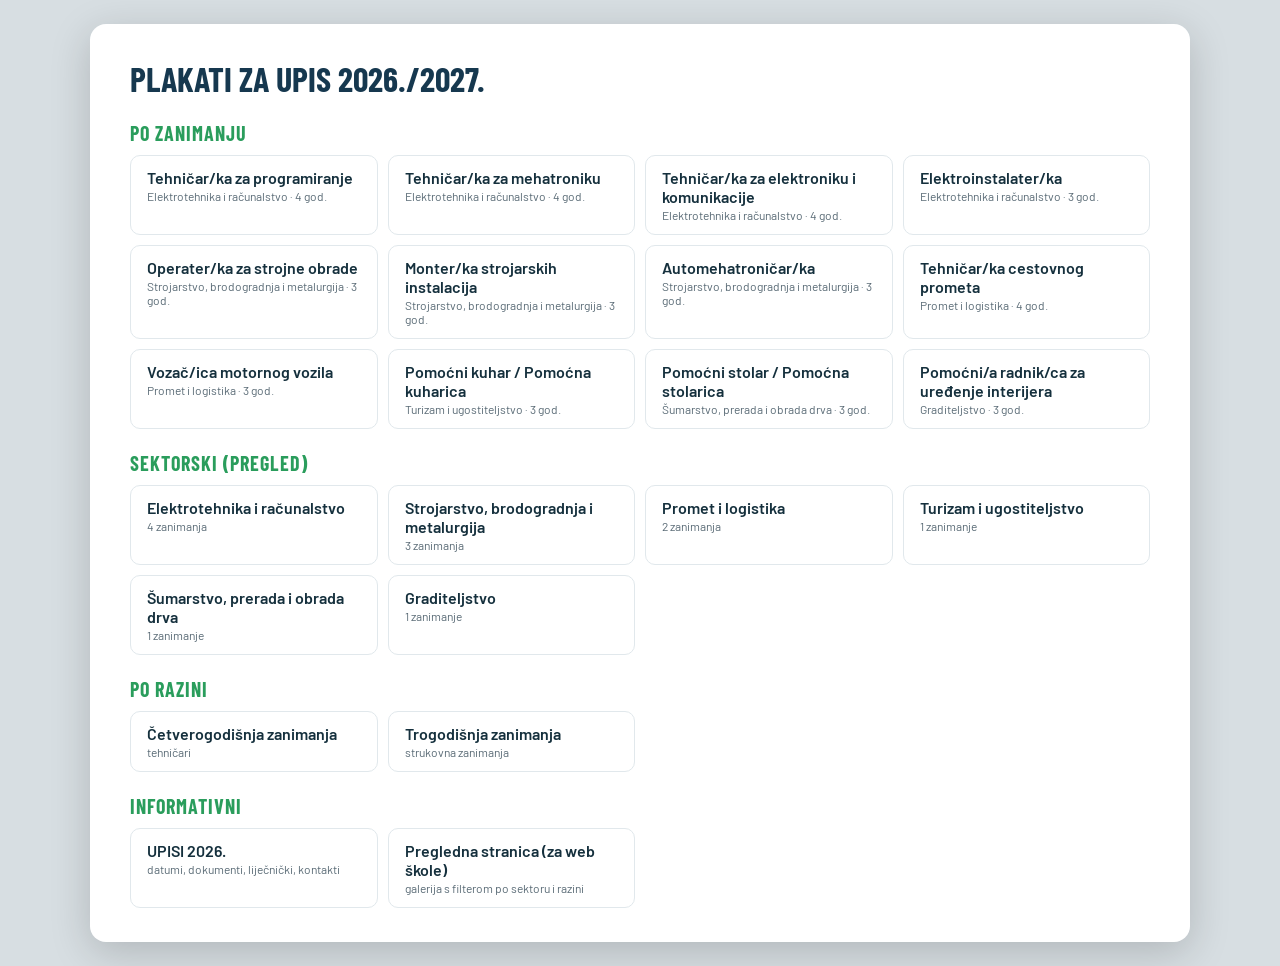
<file: index.html>
<!DOCTYPE html>
<html lang="hr">
<head>
<meta charset="UTF-8">
<meta name="viewport" content="width=device-width, initial-scale=1.0">
<title>Plakati za upis – Tehnička škola Daruvar</title>
<link rel="stylesheet" href="style.css">
</head>
<body>
<div class="index">
  <h1>Plakati za upis 2026./2027.</h1>

  <h2>Po zanimanju</h2>
  <div class="links" id="zanimanja"></div>

  <h2>Sektorski (pregled)</h2>
  <div class="links" id="sektori"></div>

  <h2>Po razini</h2>
  <div class="links" id="razine"></div>

  <h2>Informativni</h2>
  <div class="links" id="info"></div>
</div>

<script src="data.js"></script>
<script>
  const link = (href,naslov,opis) => `<a href="${href}">${naslov}<span>${opis}</span></a>`;
  document.getElementById("zanimanja").innerHTML = REDOSLIJED.map(s=>{
    const z = ZANIMANJA[s];
    return link(`plakat.html?z=${s}`, z.naziv, SEKTORI[z.sektor].naziv+" · "+z.godine+" god.");
  }).join("");
  document.getElementById("sektori").innerHTML = Object.keys(SEKTORI).map(k=>{
    const broj = REDOSLIJED.filter(s=>ZANIMANJA[s].sektor===k).length;
    return link(`sektor.html?s=${k}`, SEKTORI[k].naziv, broj+" zanimanj"+(broj===1?"e":"a"));
  }).join("");
  document.getElementById("razine").innerHTML =
    link(`razina.html?r=cetiri`, "Četverogodišnja zanimanja", "tehničari") +
    link(`razina.html?r=tri`, "Trogodišnja zanimanja", "strukovna zanimanja");
  document.getElementById("info").innerHTML =
    link(`upisi-2026.html`, "UPISI 2026.", "datumi, dokumenti, liječnički, kontakti") +
    link(`pregled.html`, "Pregledna stranica (za web škole)", "galerija s filterom po sektoru i razini");
</script>
</body>
</html>
</file>
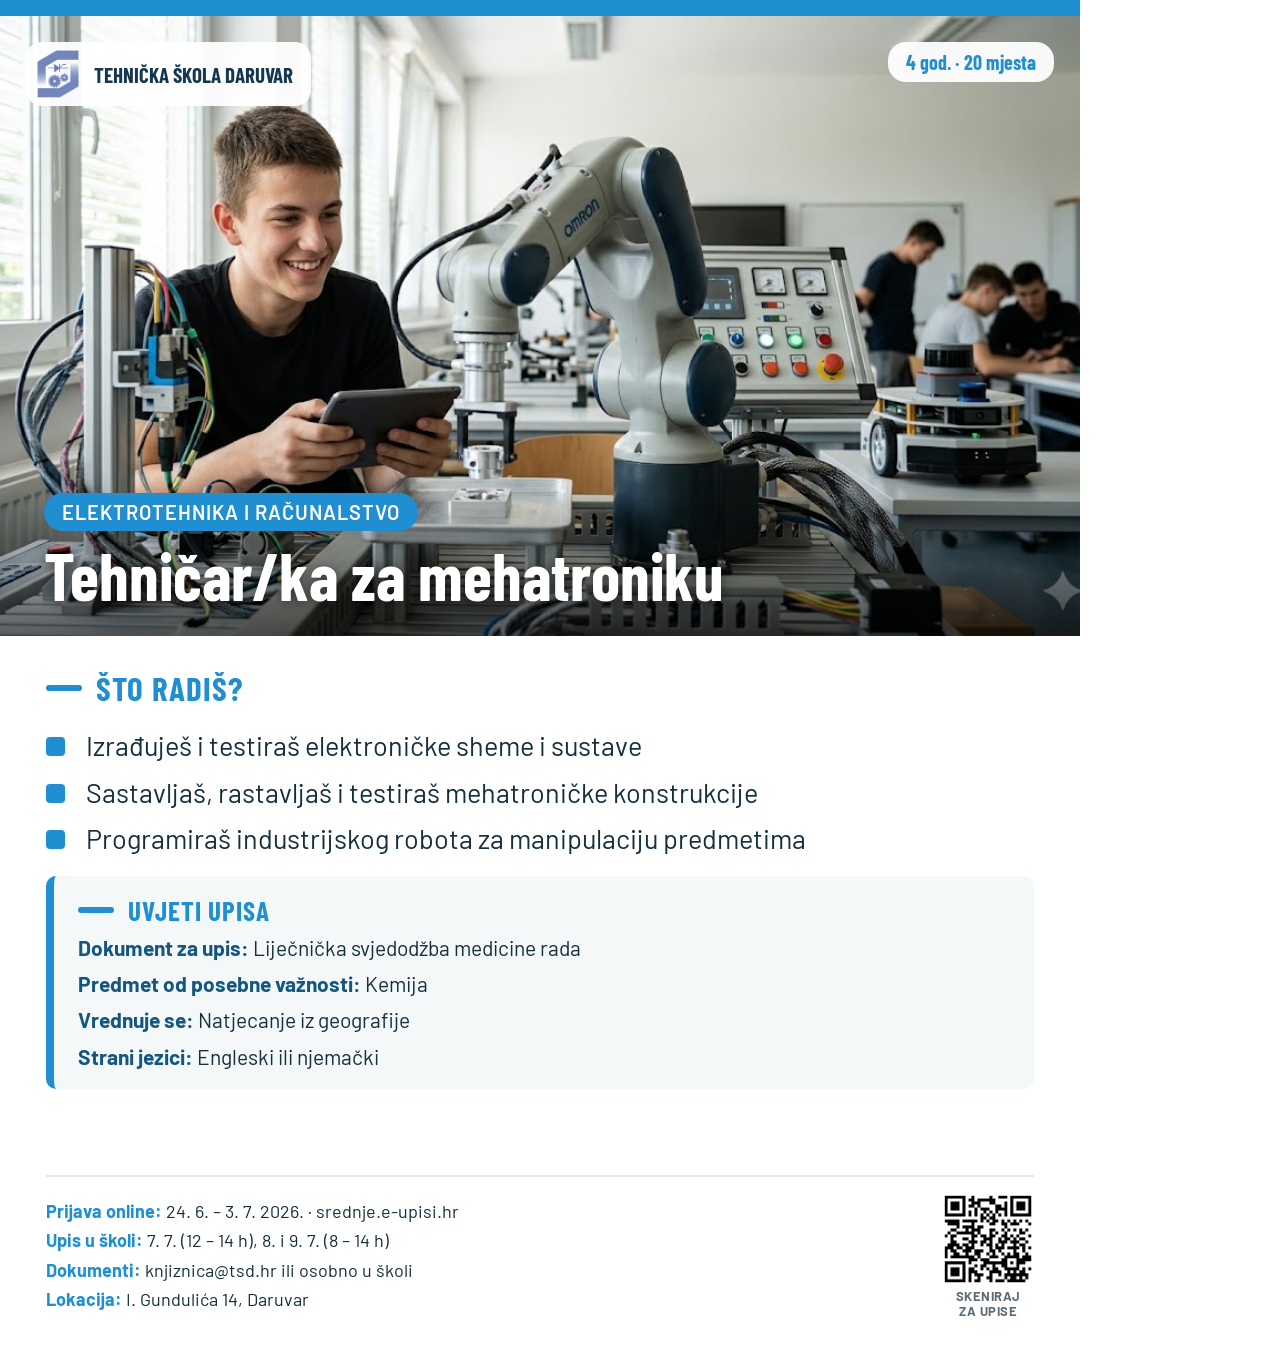
<file: kartica.html>
<!DOCTYPE html>
<html lang="hr">
<head>
<meta charset="UTF-8">
<meta name="viewport" content="width=device-width, initial-scale=1.0">
<title>Kartica zanimanja</title>
<link rel="stylesheet" href="style.css">
</head>
<body class="export">
<div id="root"></div>
<script src="data.js"></script>
<script src="render.js"></script>
<script>renderKartica();</script>
</body>
</html>
</file>
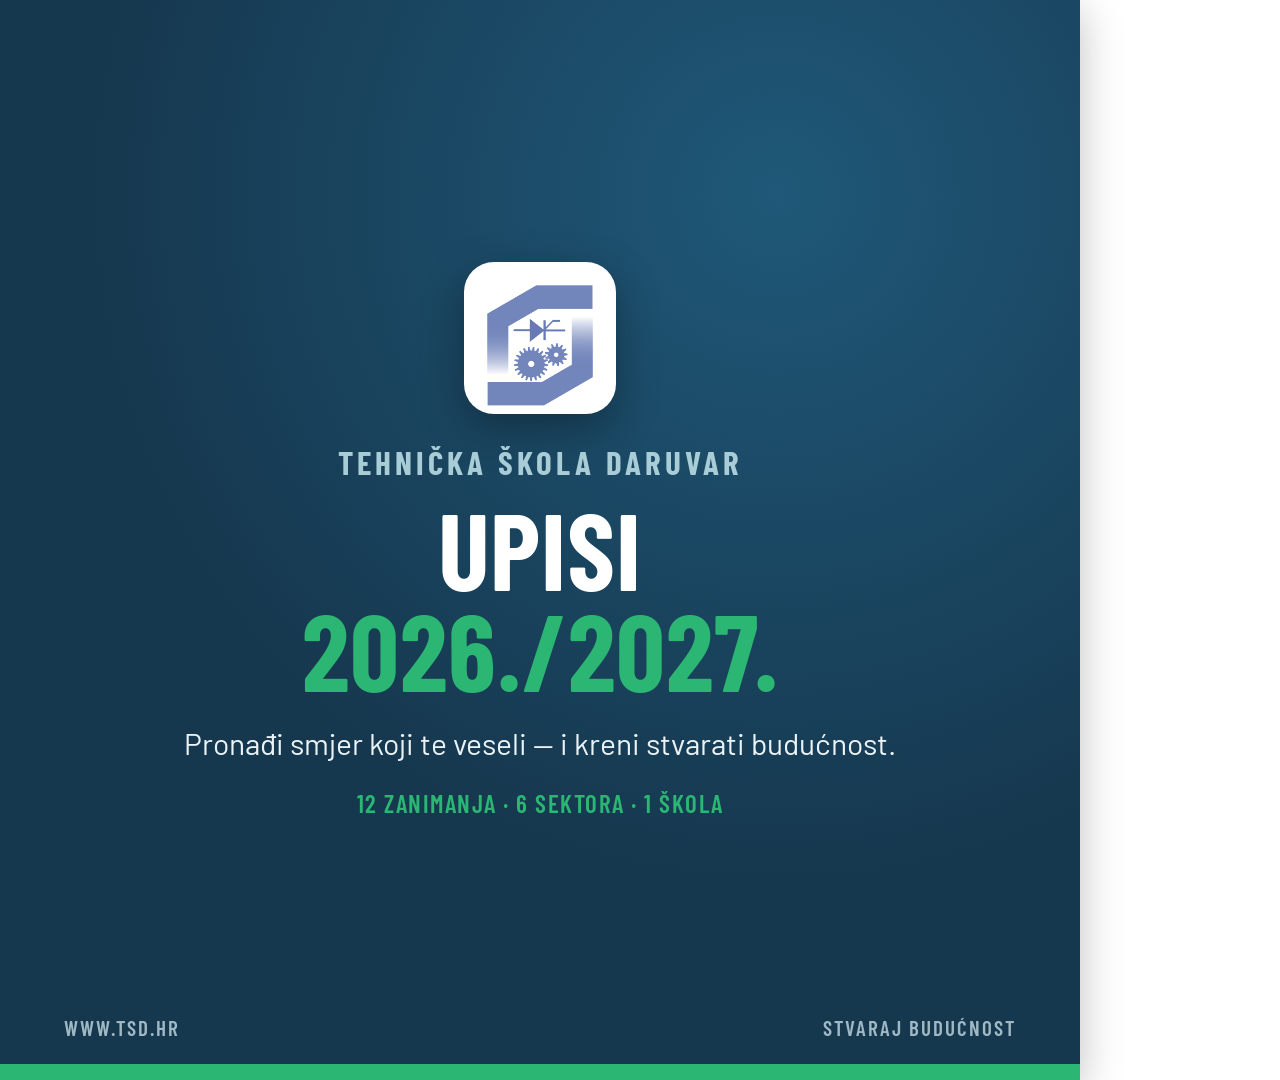
<file: naslovna.html>
<!DOCTYPE html>
<html lang="hr">
<head>
<meta charset="UTF-8">
<meta name="viewport" content="width=device-width, initial-scale=1.0">
<title>Upisi – naslovna</title>
<link rel="stylesheet" href="style.css">
</head>
<body class="export">
<div id="root"></div>
<script src="data.js"></script>
<script src="render.js"></script>
<script>renderNaslovna();</script>
</body>
</html>
</file>
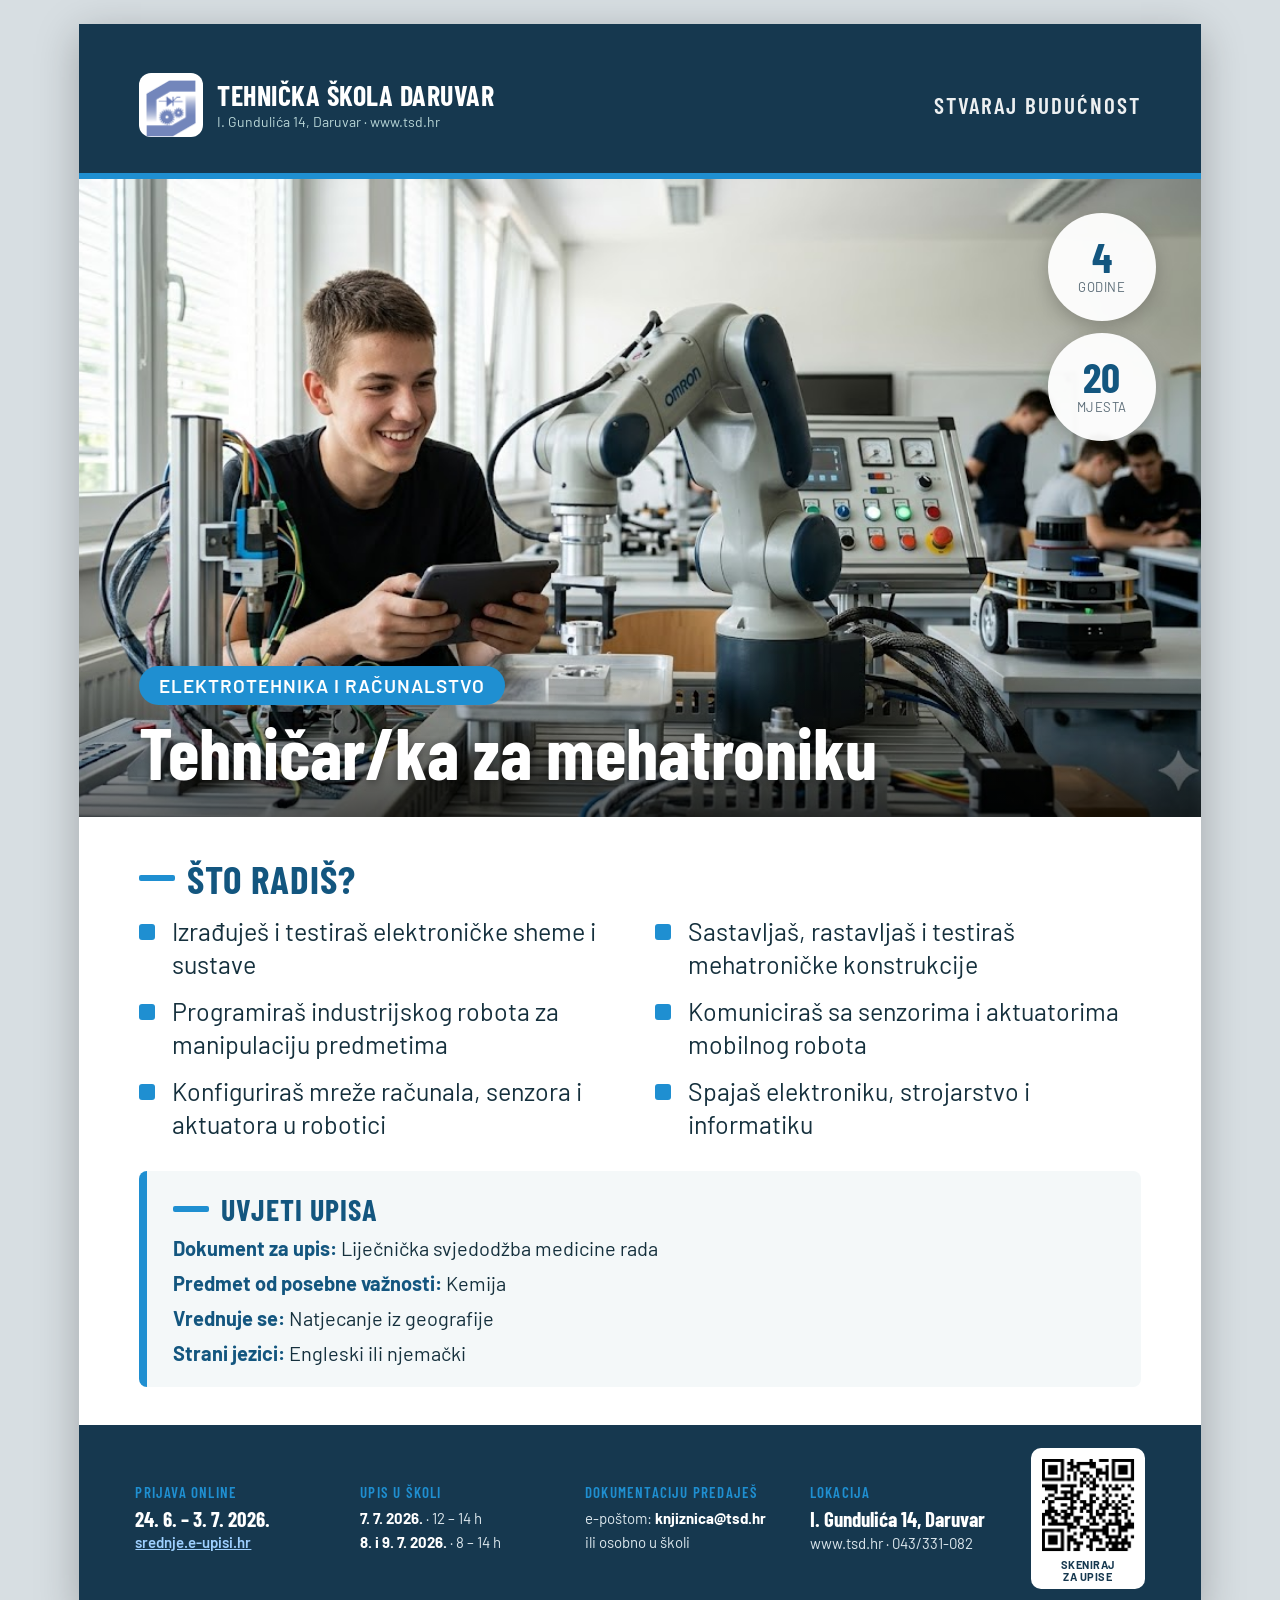
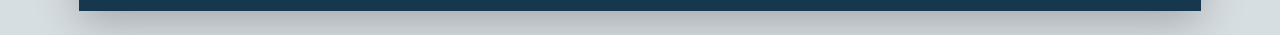
<file: plakat.html>
<!DOCTYPE html>
<html lang="hr">
<head>
<meta charset="UTF-8">
<meta name="viewport" content="width=device-width, initial-scale=1.0">
<title>Plakat zanimanja</title>
<link rel="stylesheet" href="style.css">
</head>
<body>
<div id="root"></div>
<script src="data.js"></script>
<script src="render.js"></script>
<script>renderPlakat();</script>
</body>
</html>
</file>
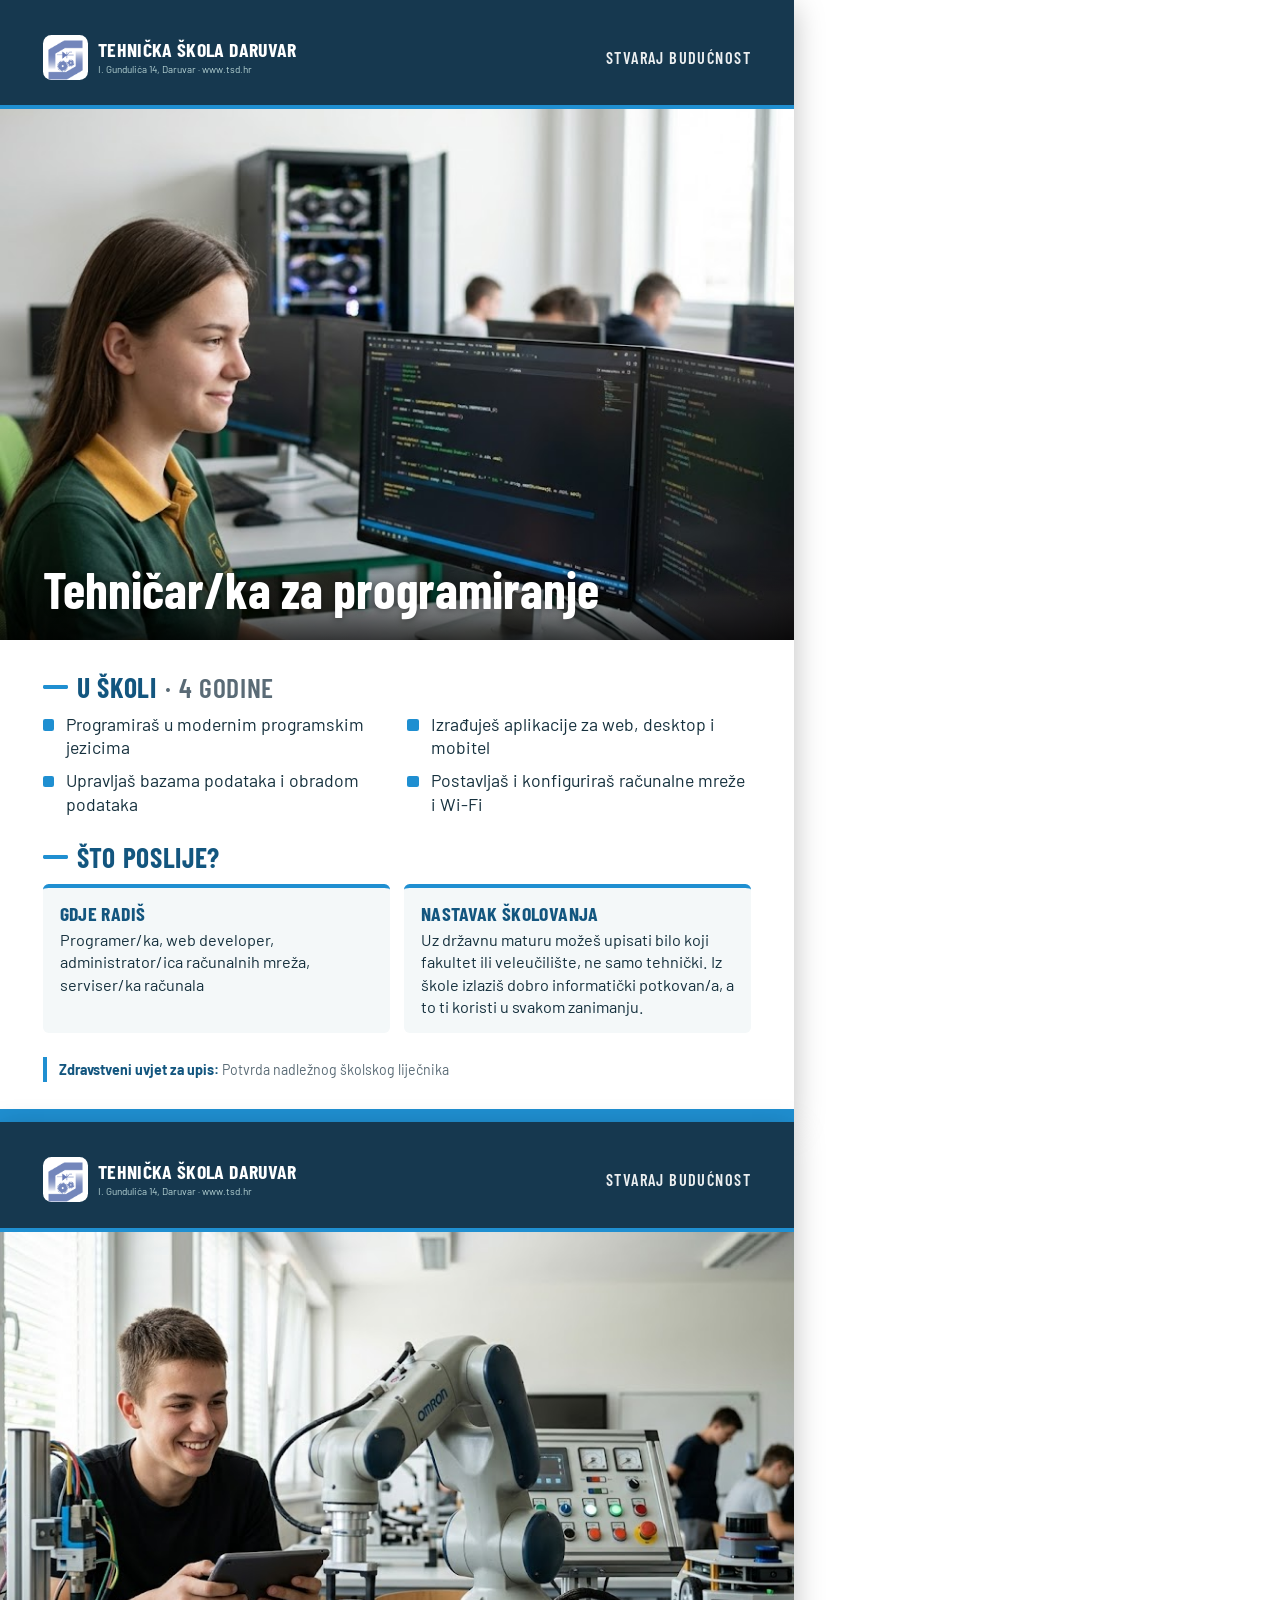
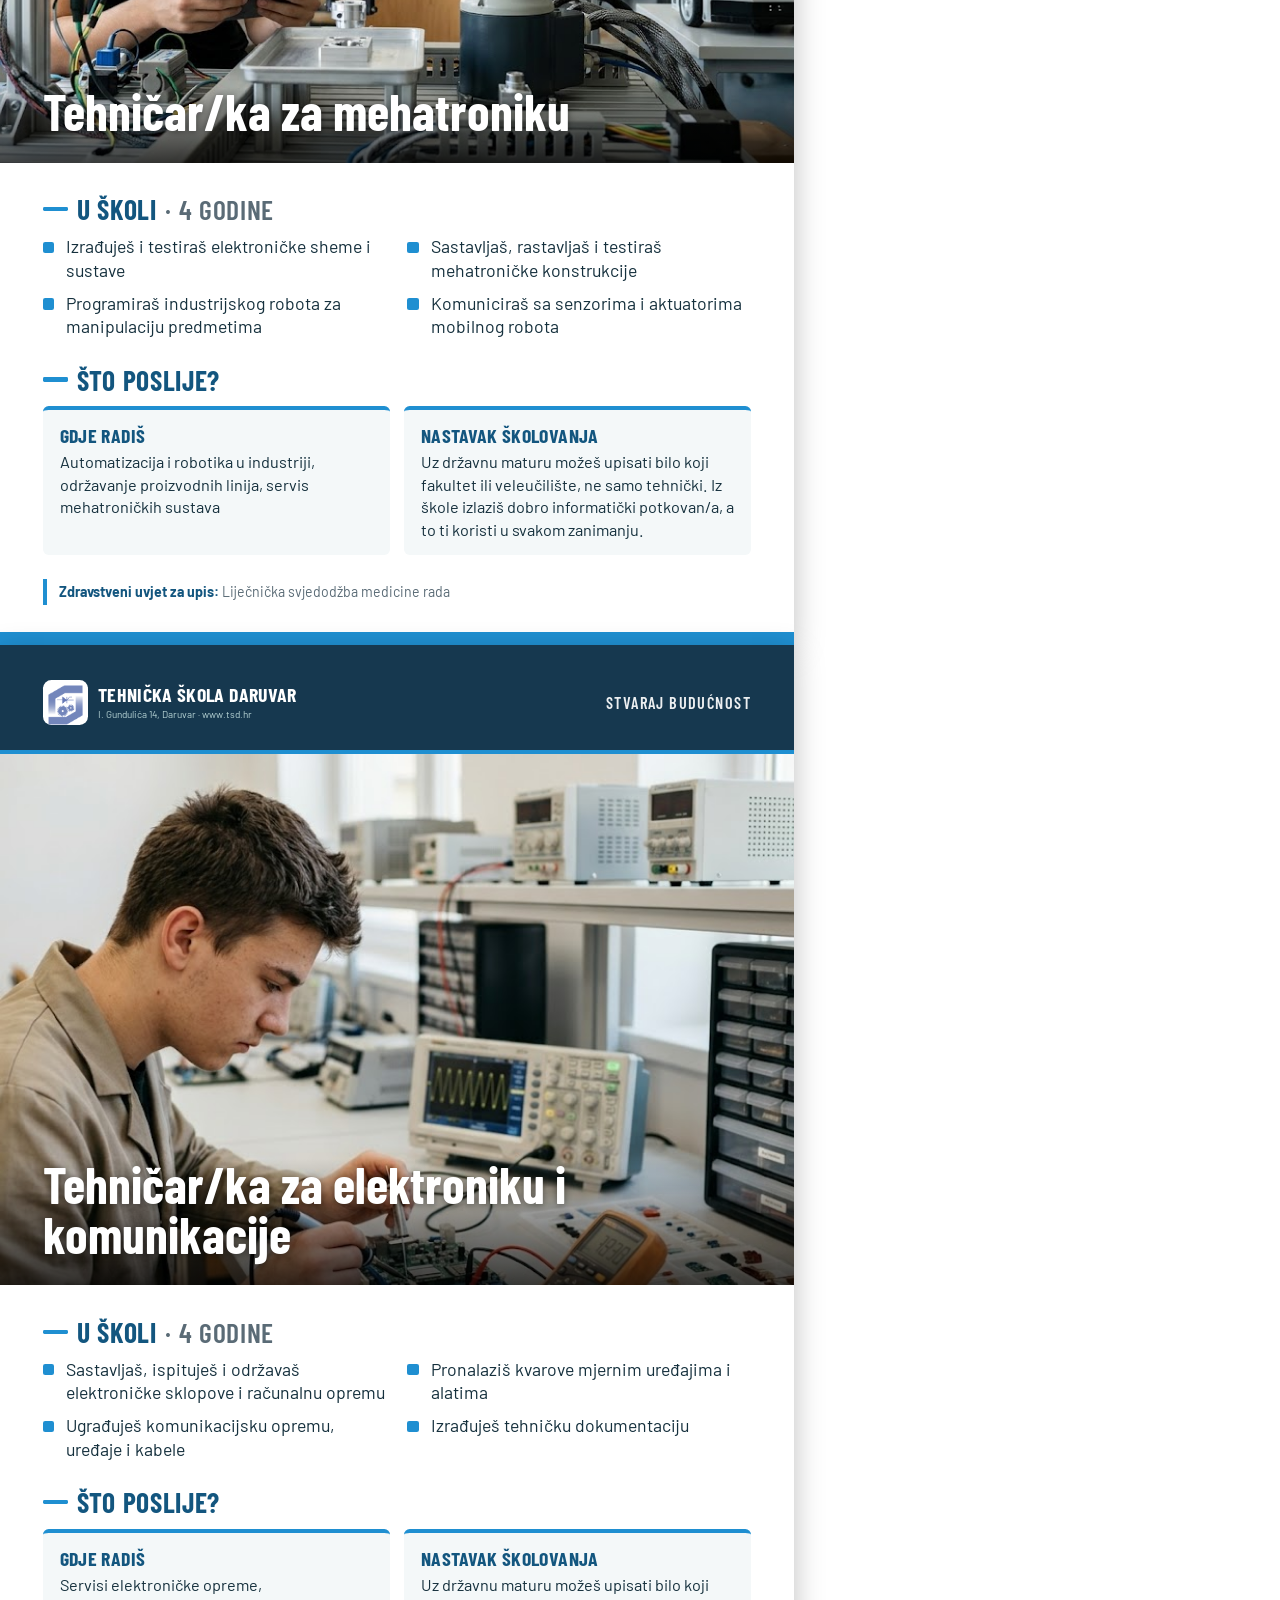
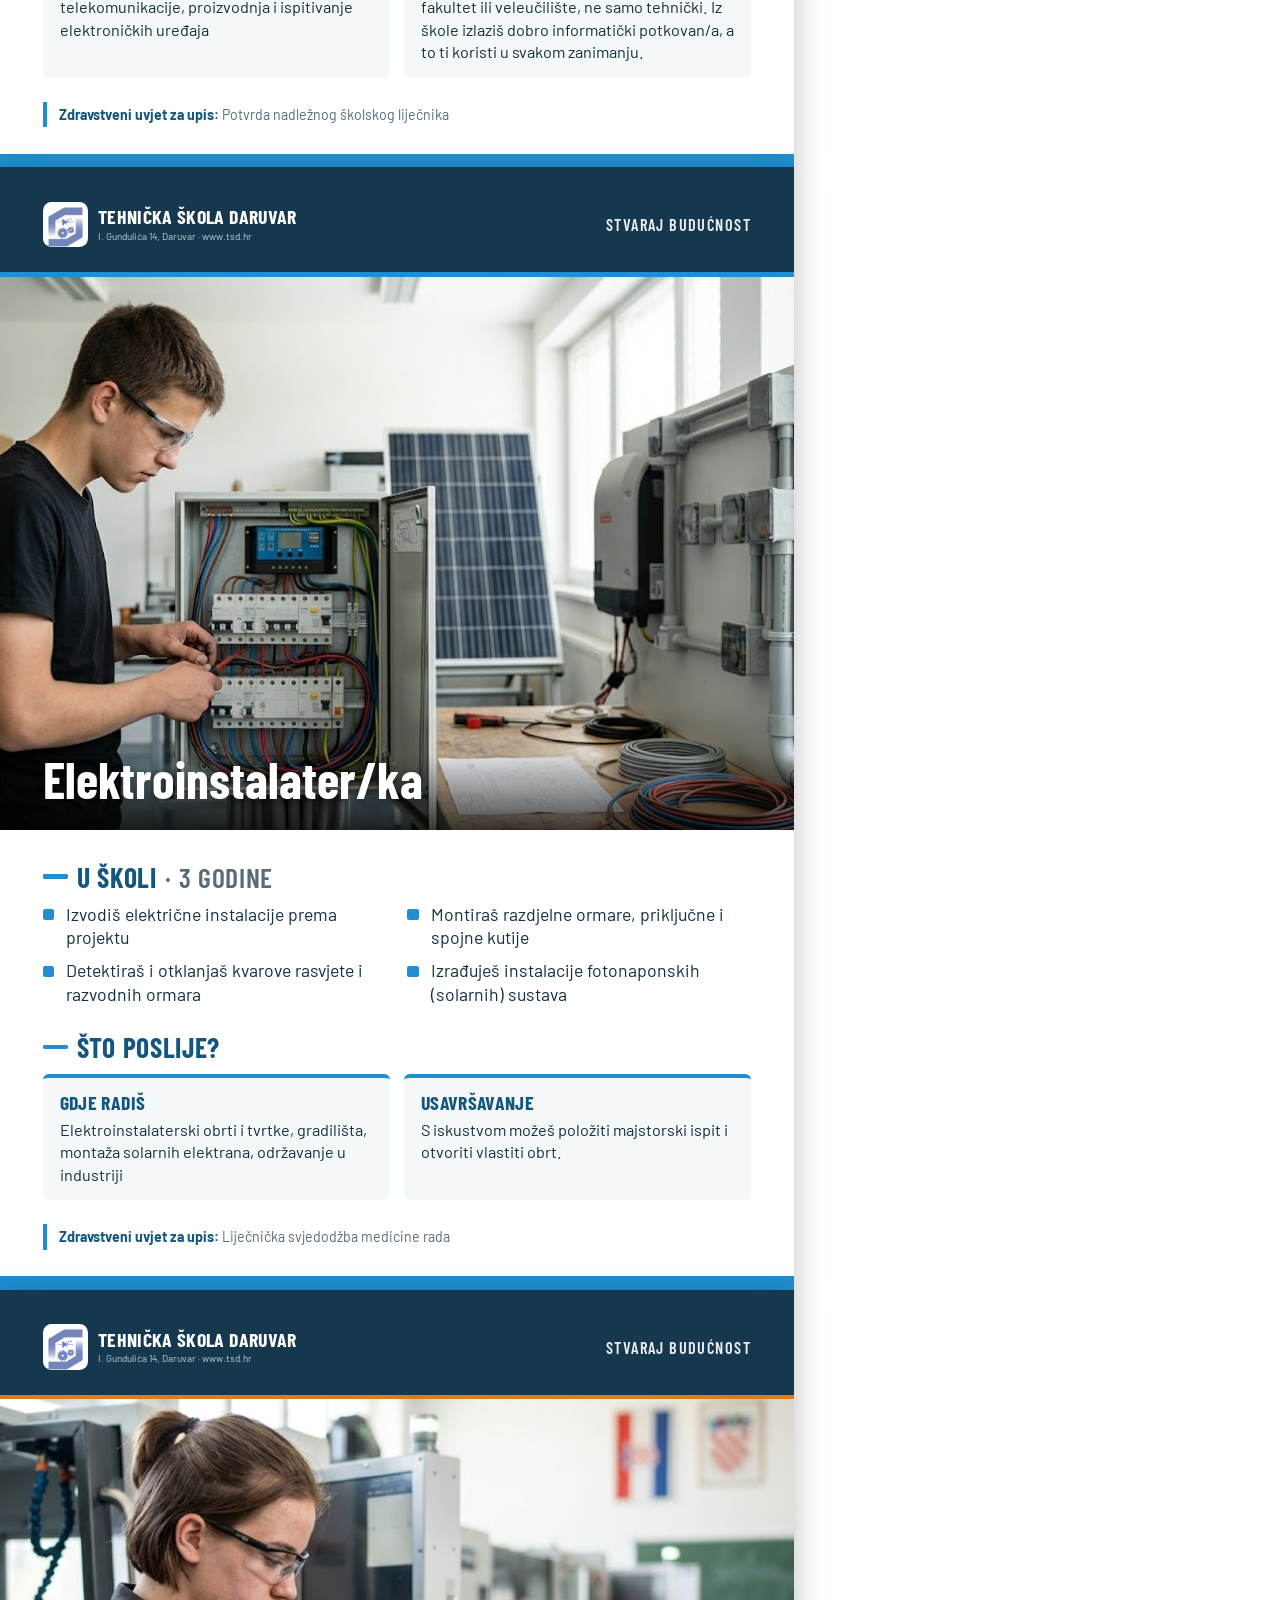
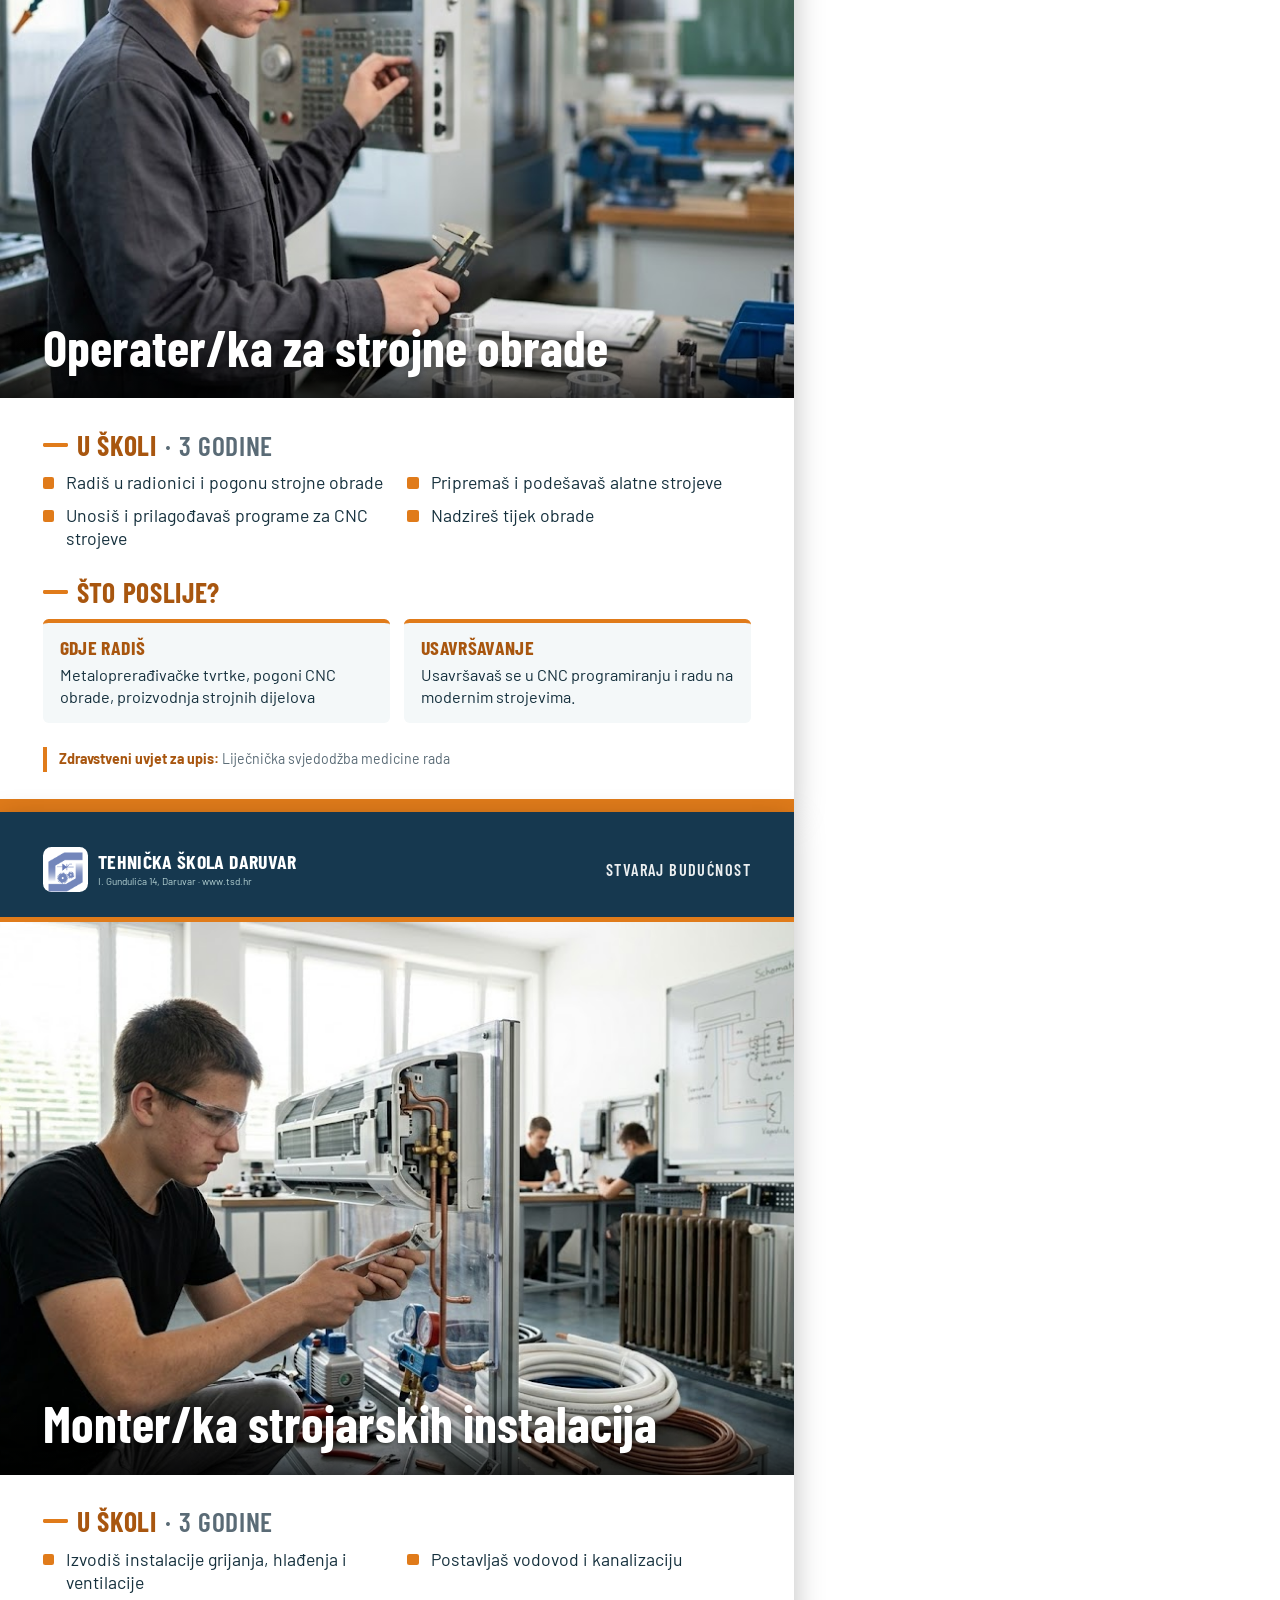
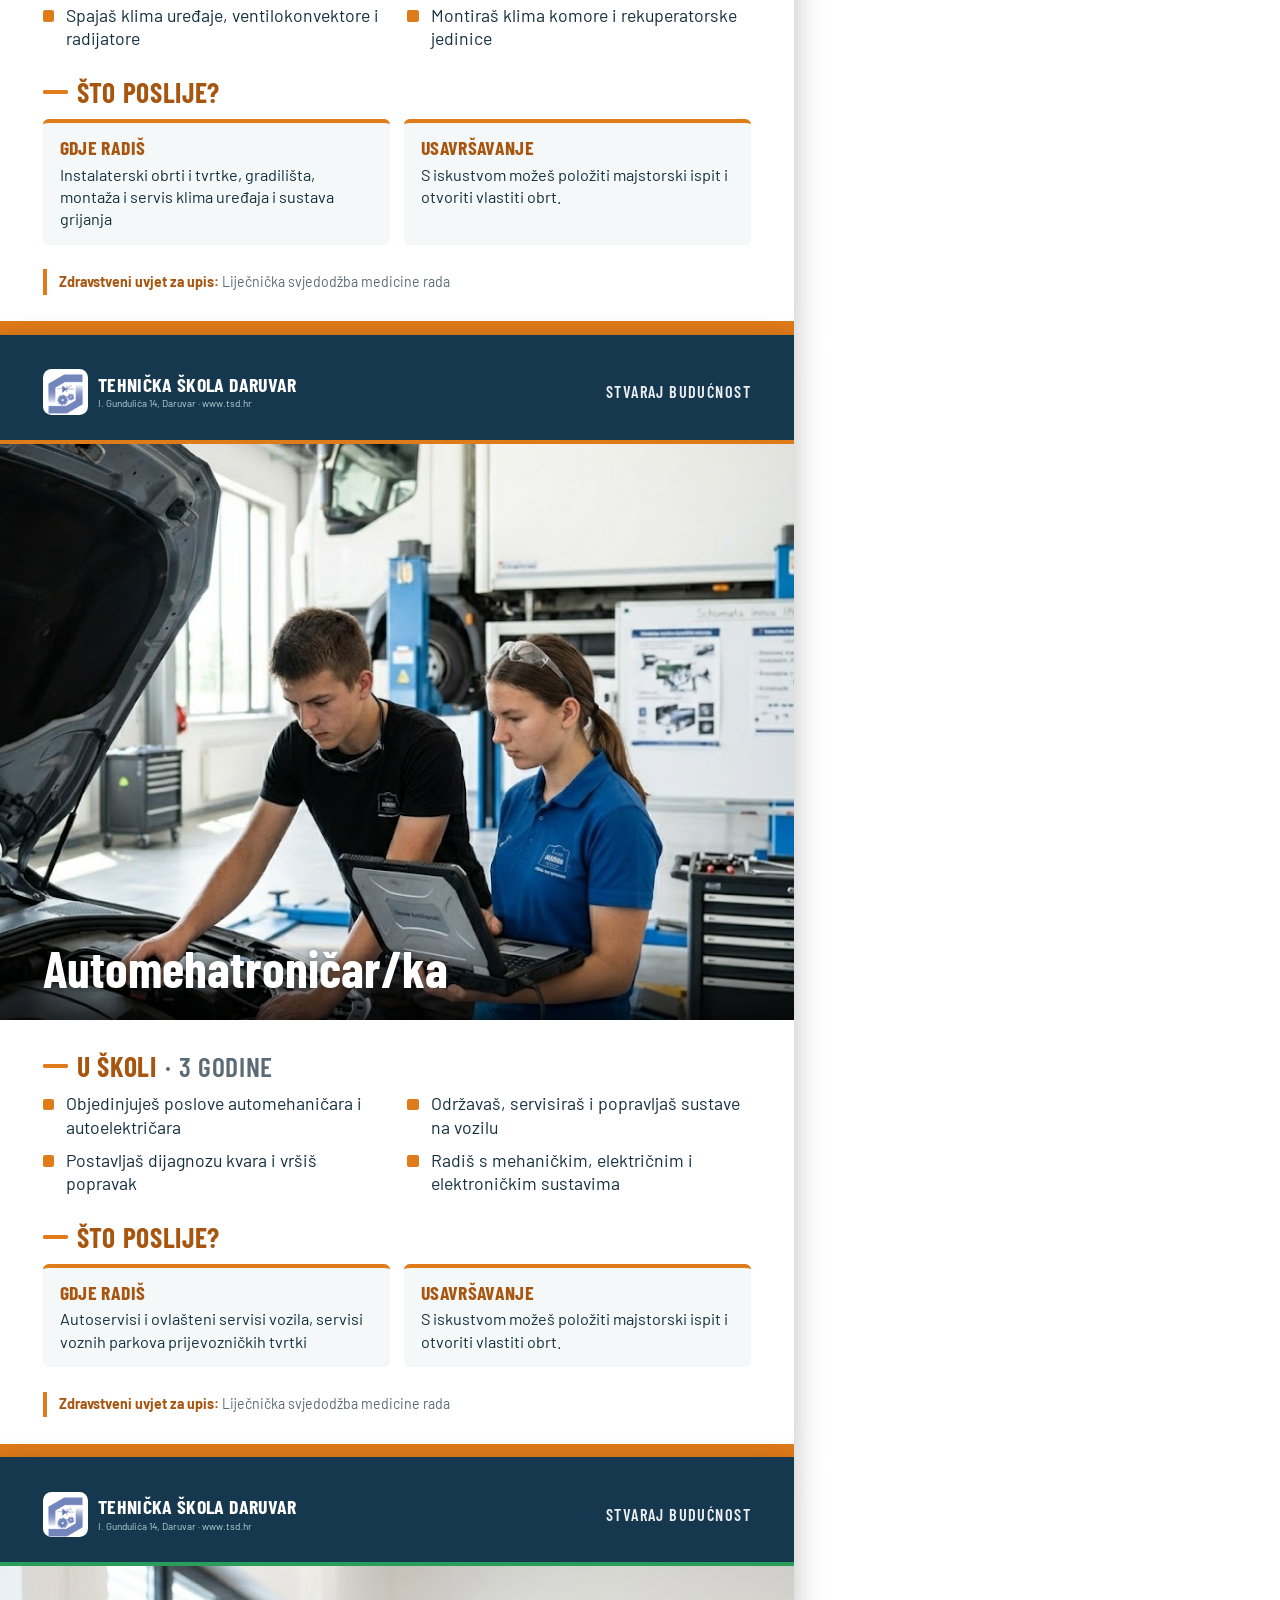
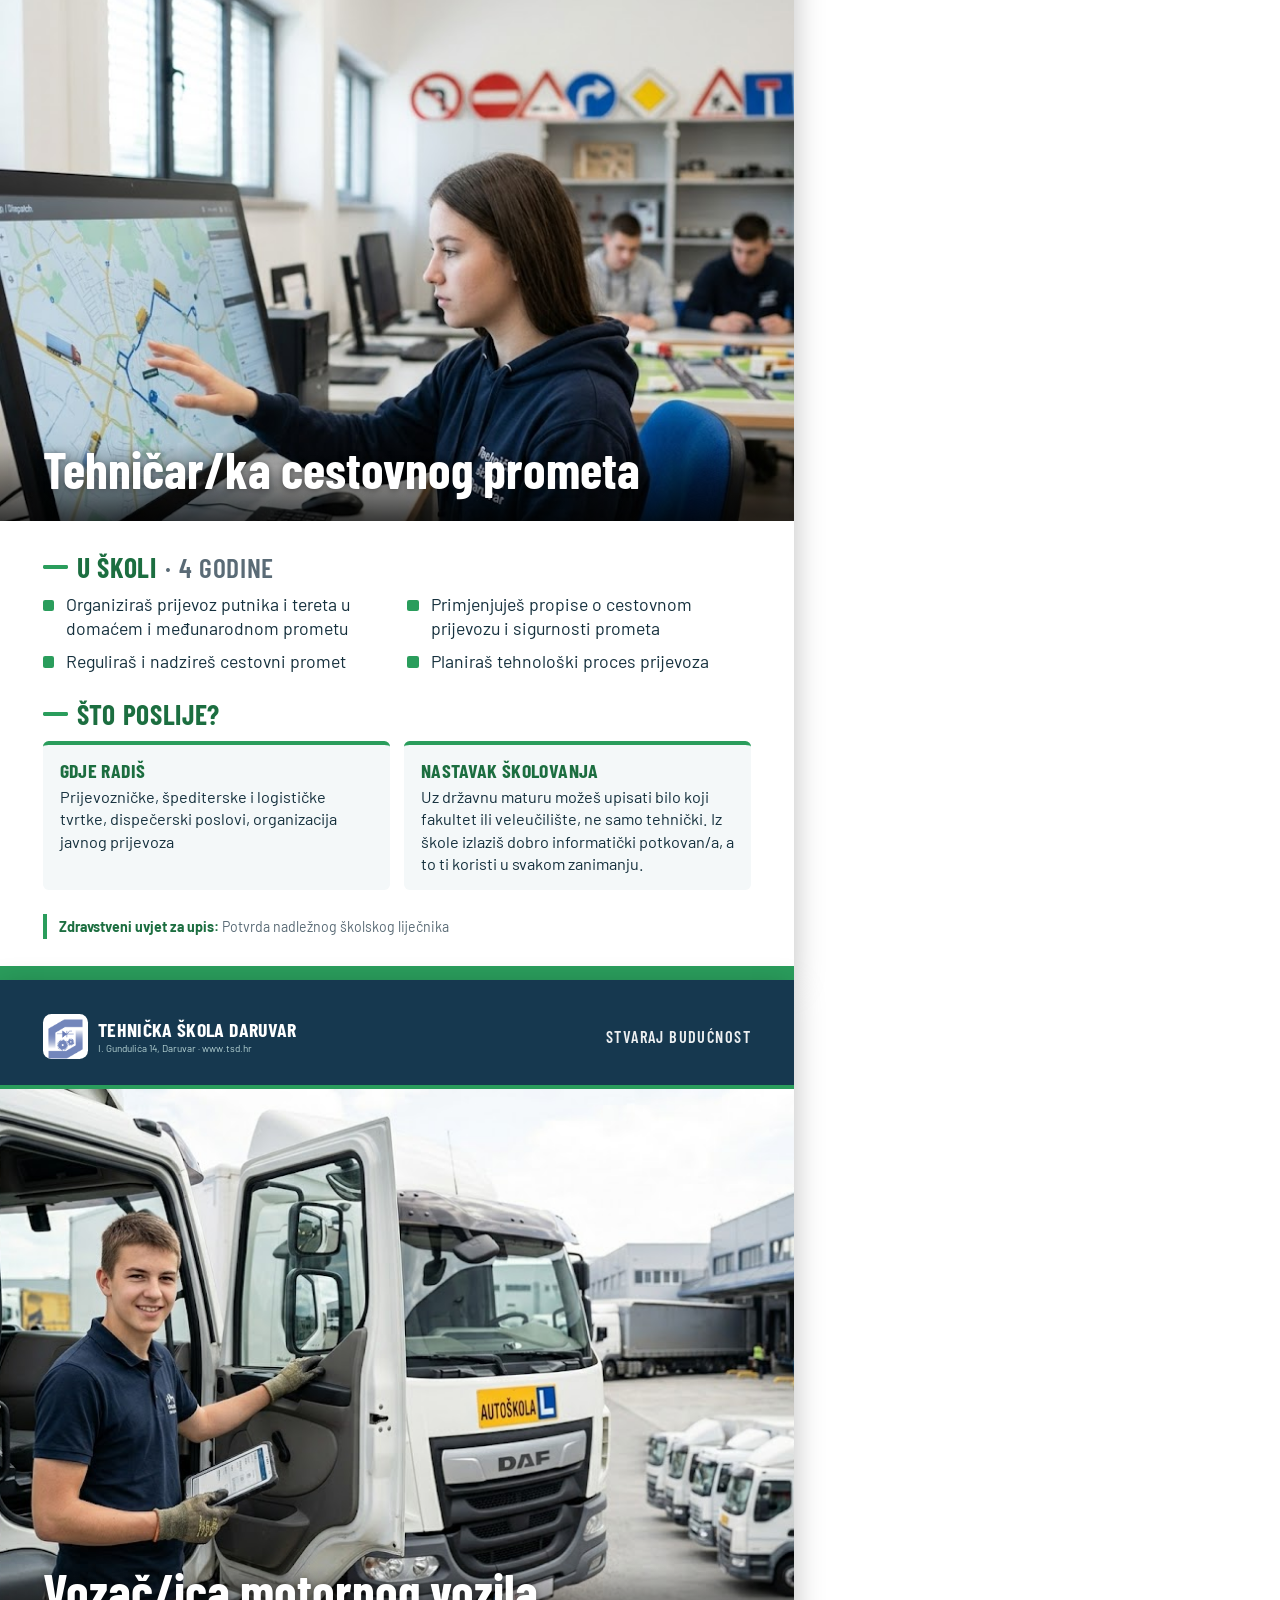
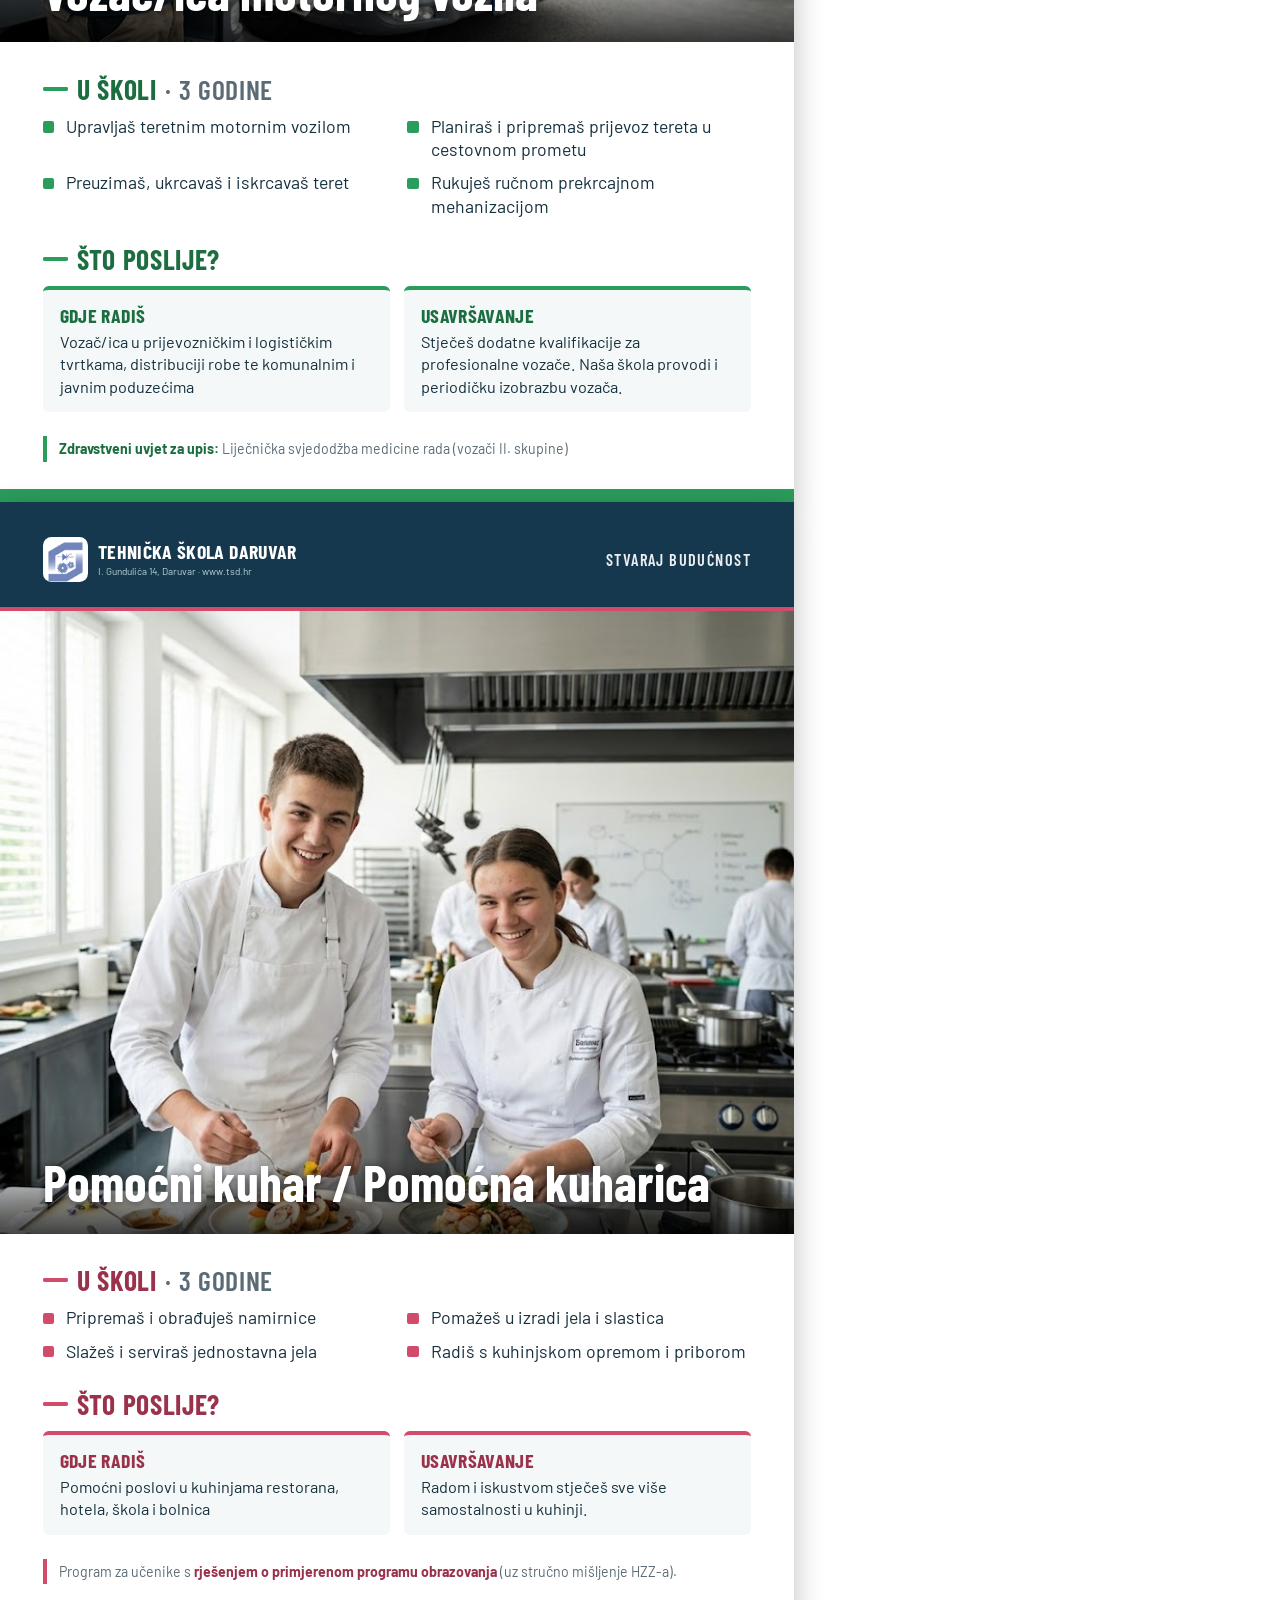
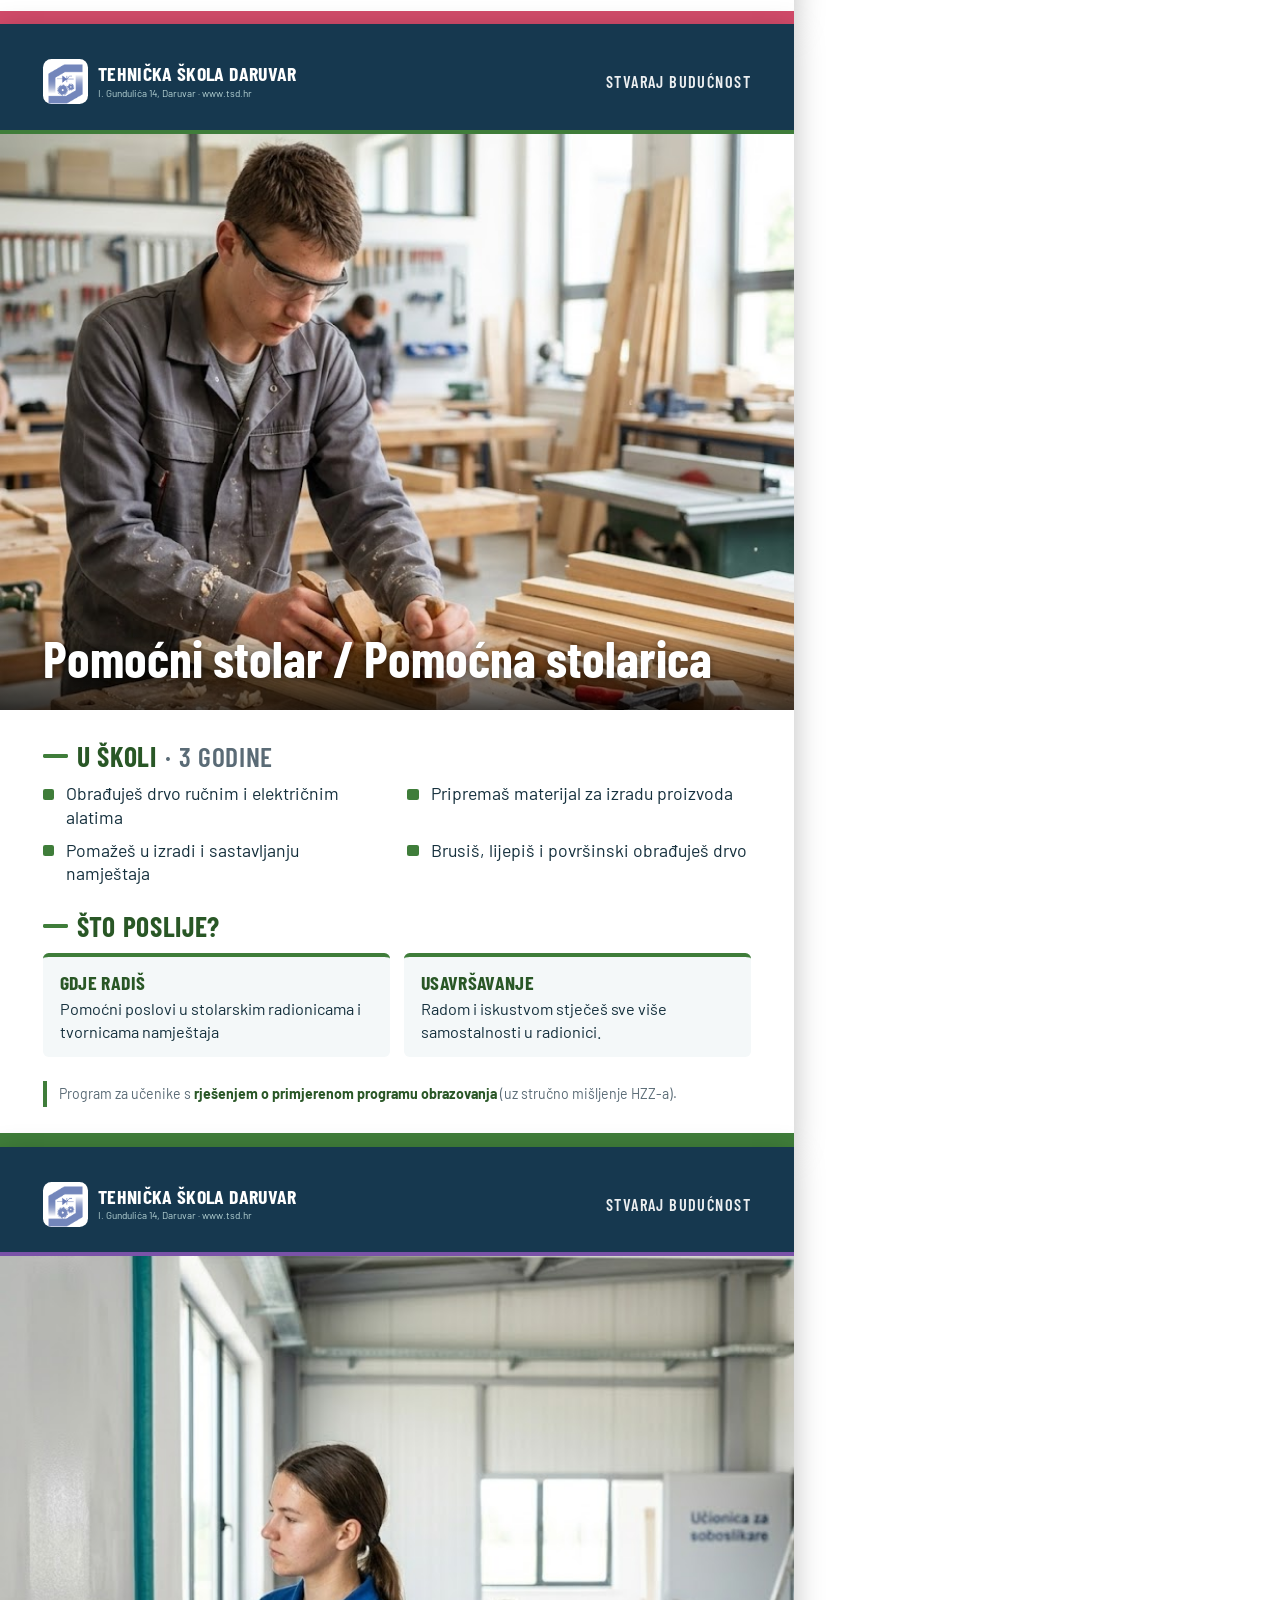
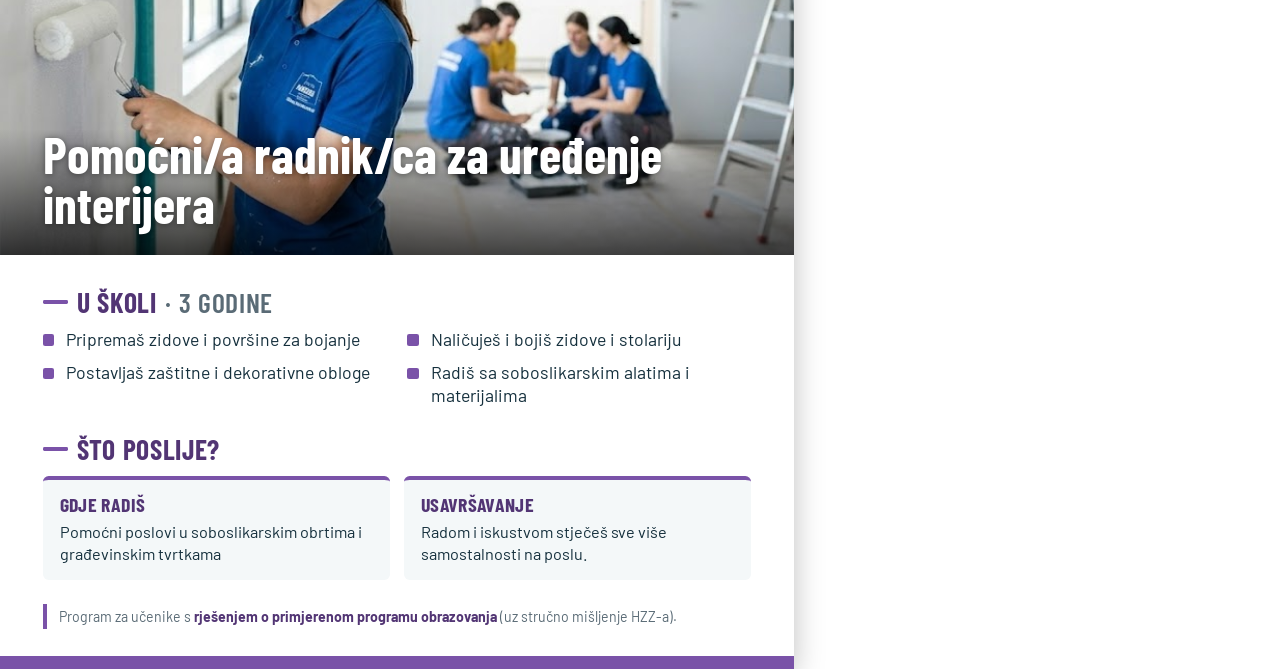
<file: plakati-a4.html>
<!DOCTYPE html>
<html lang="hr">
<head>
<meta charset="UTF-8">
<meta name="viewport" content="width=device-width, initial-scale=1.0">
<title>Plakati zanimanja – A4 za ispis</title>
<link rel="stylesheet" href="style.css">
</head>
<body class="export">
<div id="root"></div>
<script src="data.js"></script>
<script src="render.js"></script>
<script>renderPlakatiA4();</script>
</body>
</html>
</file>
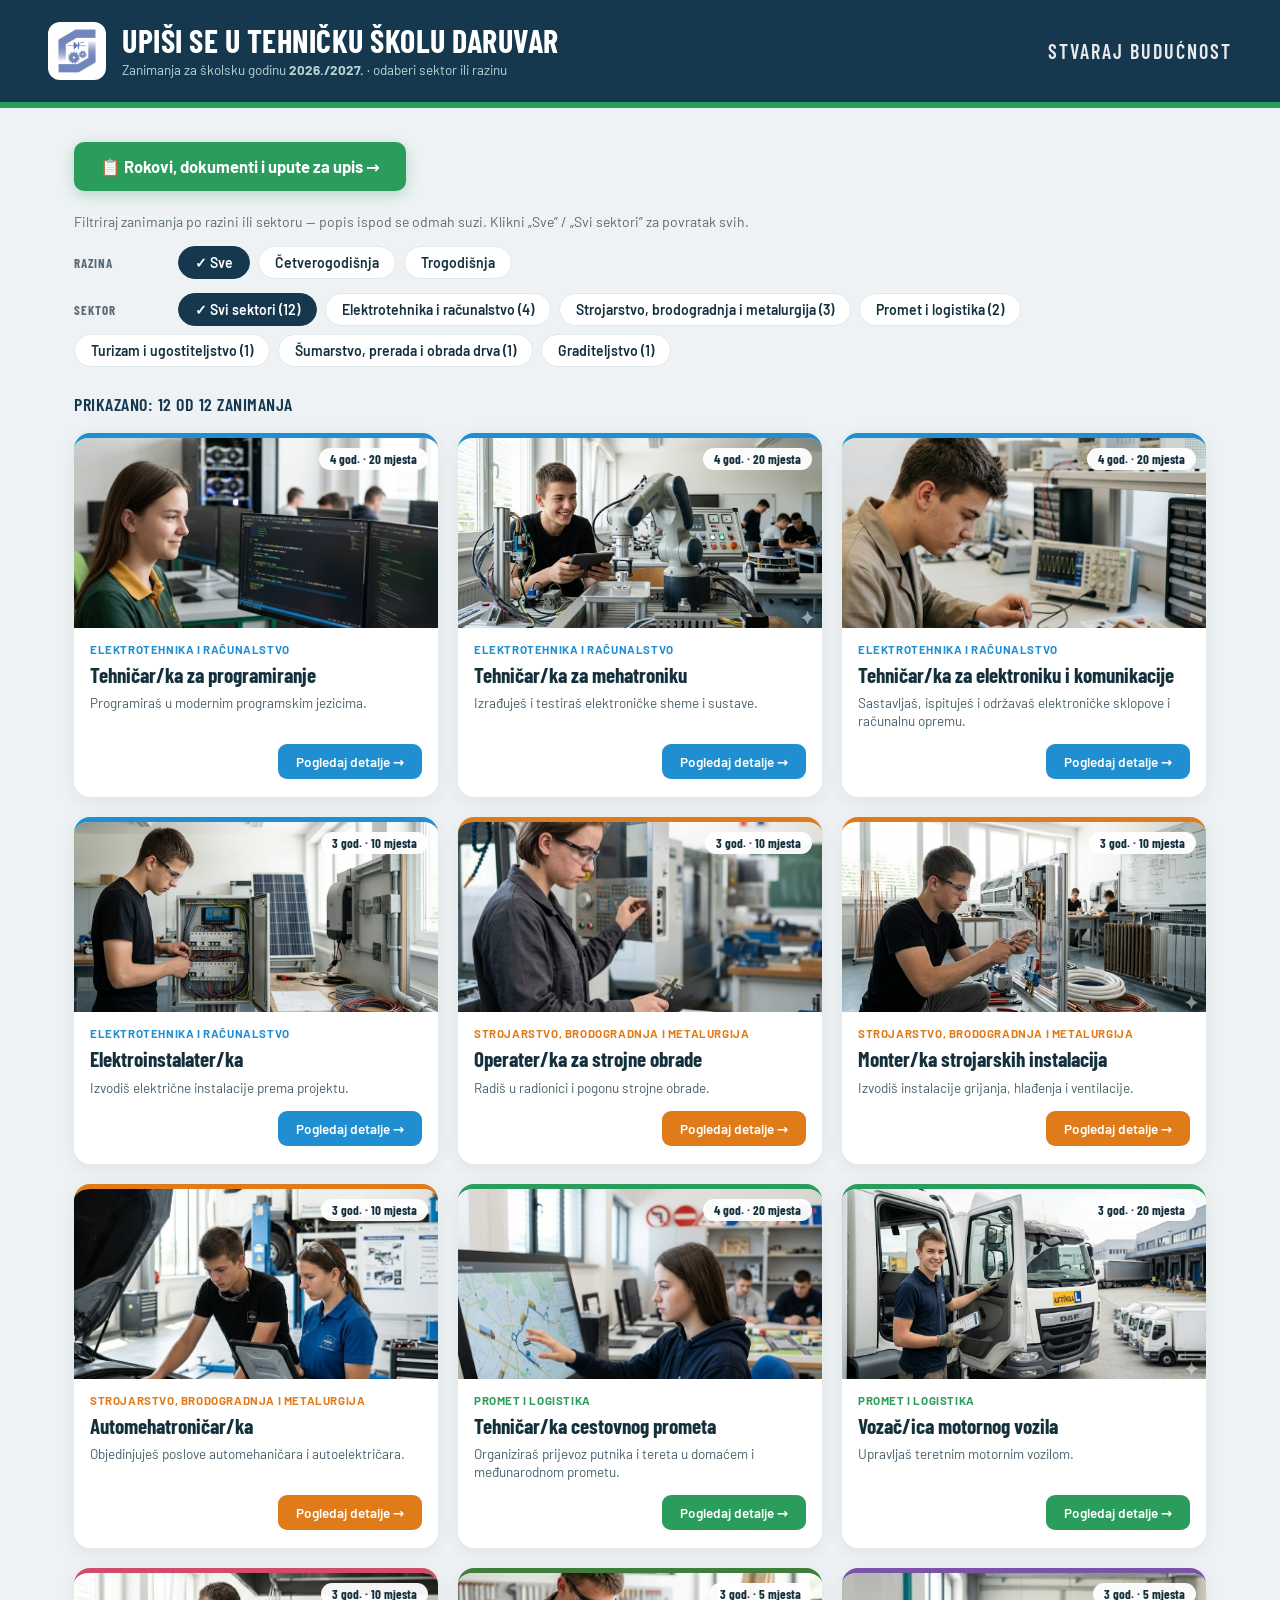
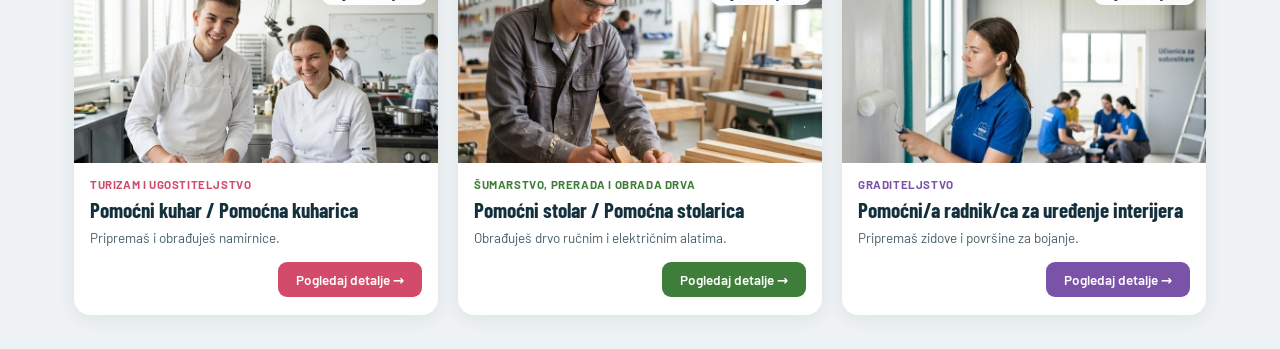
<file: pregled.html>
<!DOCTYPE html>
<html lang="hr">
<head>
<meta charset="UTF-8">
<meta name="viewport" content="width=device-width, initial-scale=1.0">
<title>Upisi 2026./2027. – Tehnička škola Daruvar</title>
<link rel="stylesheet" href="style.css">
</head>
<body class="site">

<header class="site-head">
  <div class="logo"><img src="slike/tsd-logo.png" alt="TŠD"></div>
  <div>
    <h1>Upiši se u Tehničku školu Daruvar</h1>
    <p>Zanimanja za školsku godinu <b id="god"></b> · odaberi sektor ili razinu</p>
  </div>
  <div class="sl">Stvaraj budućnost</div>
</header>

<div class="wrap">
  <a class="upis-cta" href="upisi-2026.html" target="_blank">📋 Rokovi, dokumenti i upute za upis &rarr;</a>

  <div class="filters">
    <p class="hint">Filtriraj zanimanja po razini ili sektoru — popis ispod se odmah suzi. Klikni „Sve” / „Svi sektori” za povratak svih.</p>
    <div class="row">
      <span class="lab">Razina</span>
      <button class="chip raz on" data-raz="sve">Sve</button>
      <button class="chip raz" data-raz="cetiri">Četverogodišnja</button>
      <button class="chip raz" data-raz="tri">Trogodišnja</button>
    </div>
    <div class="row" id="sekrow">
      <span class="lab">Sektor</span>
      <button class="chip sek on" data-sek="sve">Svi sektori</button>
    </div>
  </div>

  <div class="rescount" id="rescount"></div>
  <div class="grid" id="grid"></div>
</div>

<script src="data.js"></script>
<script>
  document.getElementById("god").textContent = UPIS.godina;

  /* sektorski chipovi (s bojom i brojem zanimanja) */
  const sekrow = document.getElementById("sekrow");
  document.querySelector('.chip.sek[data-sek="sve"]').textContent = "Svi sektori (" + REDOSLIJED.length + ")";
  Object.keys(SEKTORI).forEach(k=>{
    const n = REDOSLIJED.filter(s=>ZANIMANJA[s].sektor===k).length;
    const b = document.createElement("button");
    b.className = "chip sek"; b.dataset.sek = k;
    b.textContent = SEKTORI[k].naziv + " (" + n + ")";
    b.style.setProperty("--c", SEKTORI[k].accent);
    sekrow.appendChild(b);
  });

  /* kartice */
  const grid = document.getElementById("grid");
  REDOSLIJED.forEach(slug=>{
    const z = ZANIMANJA[slug], sek = SEKTORI[z.sektor];
    const card = document.createElement("div");
    card.className = "card";
    card.style.setProperty("--c", sek.accent);
    card.dataset.sek = z.sektor;
    card.dataset.raz = z.razina;
    card.innerHTML = `
      <div class="pic"><img src="slike/${slug}.jpg" alt="" loading="lazy" onerror="this.style.display='none'">
        <span class="yr">${z.godine} god. · ${z.mjesta} mjesta</span></div>
      <div class="c-body">
        <span class="sek">${sek.naziv}</span>
        <h3>${z.naziv}</h3>
        <p class="one">${z.sto[0]}.</p>
        <div class="acts">
          <a class="prim" href="plakat.html?z=${slug}" target="_blank">Pogledaj detalje →</a>
        </div>
      </div>`;
    grid.appendChild(card);
  });

  /* filtriranje */
  let fRaz = "sve", fSek = "sve";
  const rc = document.getElementById("rescount");
  function resetFilters(){
    fRaz = "sve"; fSek = "sve";
    document.querySelectorAll(".chip.raz").forEach(b=>b.classList.toggle("on", b.dataset.raz==="sve"));
    document.querySelectorAll(".chip.sek").forEach(b=>b.classList.toggle("on", b.dataset.sek==="sve"));
    apply();
  }
  function apply(){
    let vidljivih = 0;
    document.querySelectorAll(".card").forEach(c=>{
      const ok = (fRaz==="sve"||c.dataset.raz===fRaz) && (fSek==="sve"||c.dataset.sek===fSek);
      c.style.display = ok ? "" : "none";
      if(ok) vidljivih++;
    });
    let e = document.querySelector(".empty");
    if(vidljivih===0){ if(!e){e=document.createElement("div");e.className="empty";
      e.textContent="Nema zanimanja za odabrani filter. Klikni „Poništi filtere”.";grid.appendChild(e);} }
    else if(e){ e.remove(); }

    const filtrirano = (fRaz!=="sve" || fSek!=="sve");
    rc.innerHTML = `Prikazano: ${vidljivih} od ${REDOSLIJED.length} zanimanja`
      + (filtrirano ? ` <a href="#" id="reset">✕ Poništi filtere</a>` : "");
    const r = document.getElementById("reset");
    if(r) r.addEventListener("click", ev=>{ ev.preventDefault(); resetFilters(); });
  }
  function bind(sel, set){
    document.querySelectorAll(sel).forEach(btn=>btn.addEventListener("click",()=>{
      document.querySelectorAll(sel).forEach(b=>b.classList.remove("on"));
      btn.classList.add("on"); set(btn); apply();
    }));
  }
  bind(".chip.raz", b=>fRaz=b.dataset.raz);
  bind(".chip.sek", b=>fSek=b.dataset.sek);
  apply();
</script>
</body>
</html>
</file>
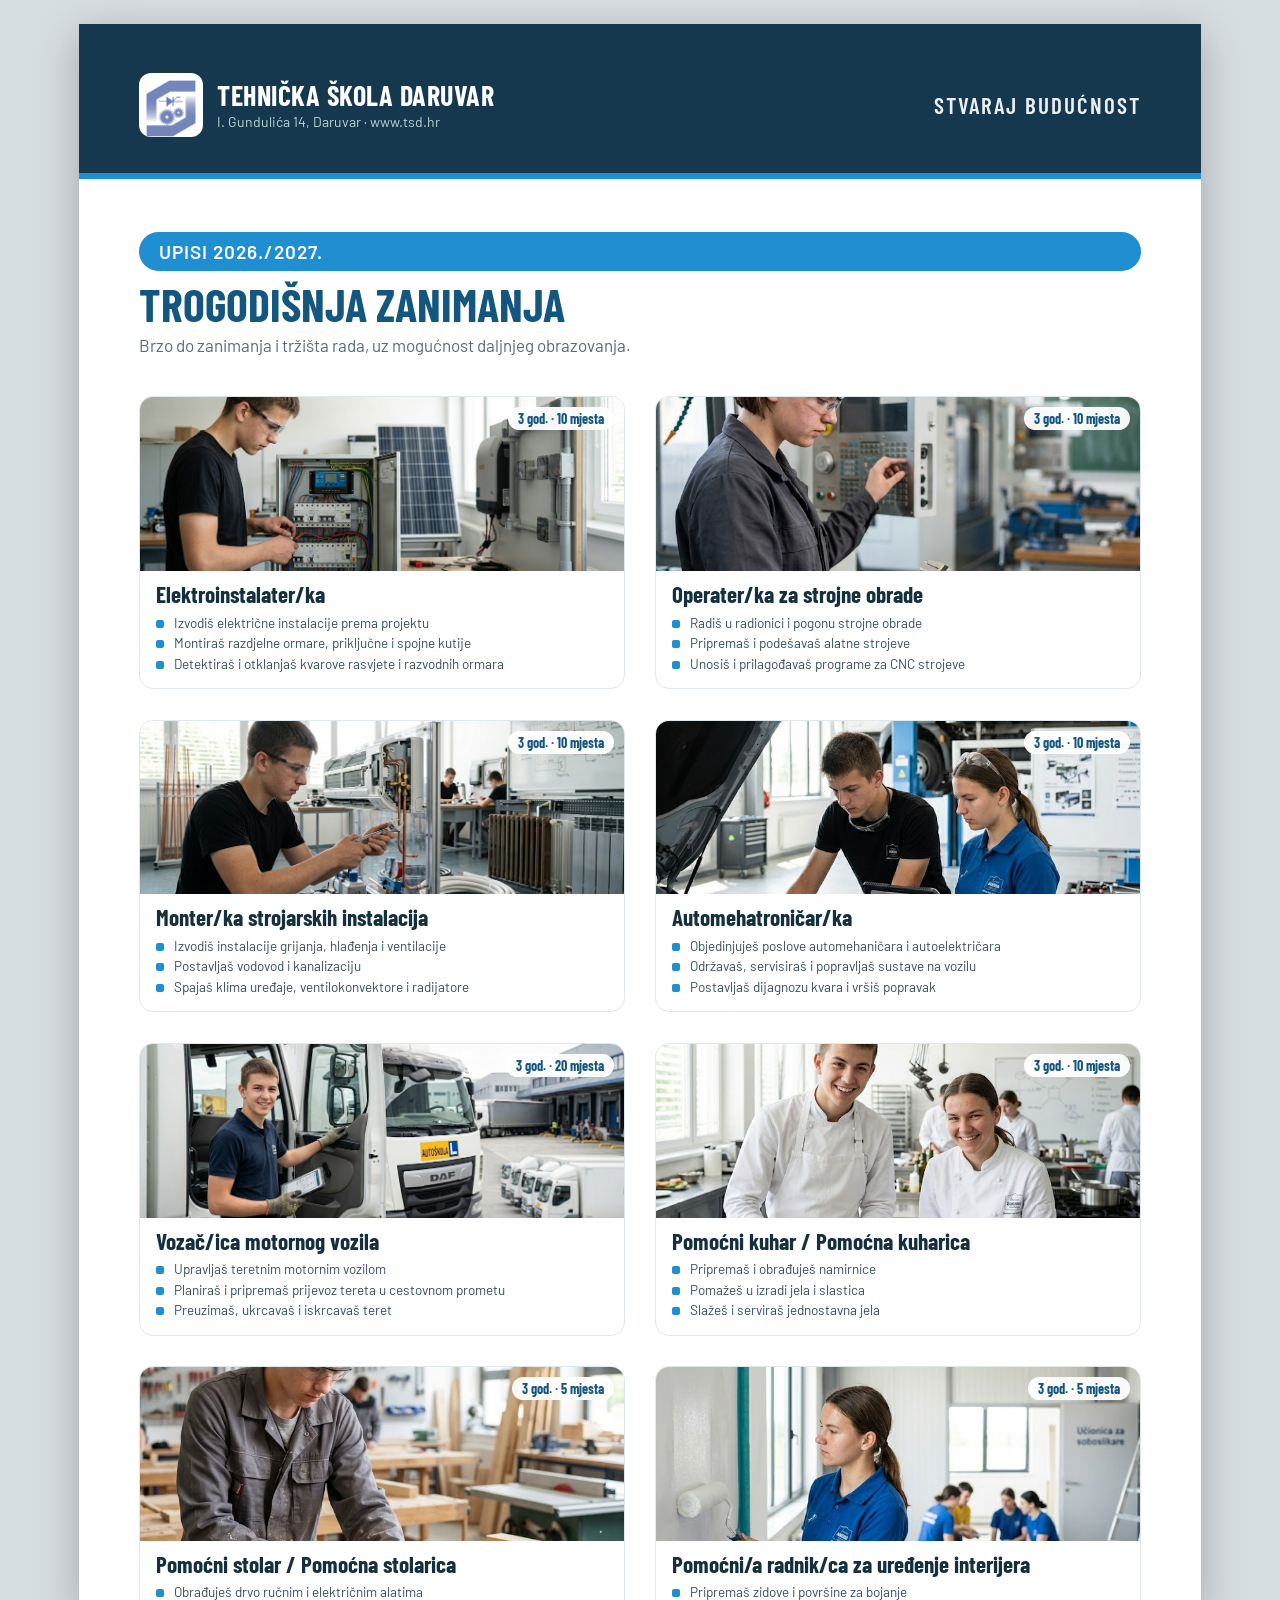
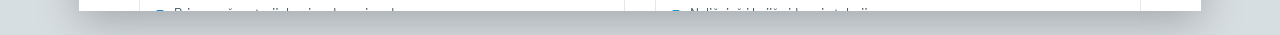
<file: razina.html>
<!DOCTYPE html>
<html lang="hr">
<head>
<meta charset="UTF-8">
<meta name="viewport" content="width=device-width, initial-scale=1.0">
<title>Plakat po razini</title>
<link rel="stylesheet" href="style.css">
</head>
<body>
<div id="root"></div>
<script src="data.js"></script>
<script src="render.js"></script>
<script>renderRazina();</script>
</body>
</html>
</file>
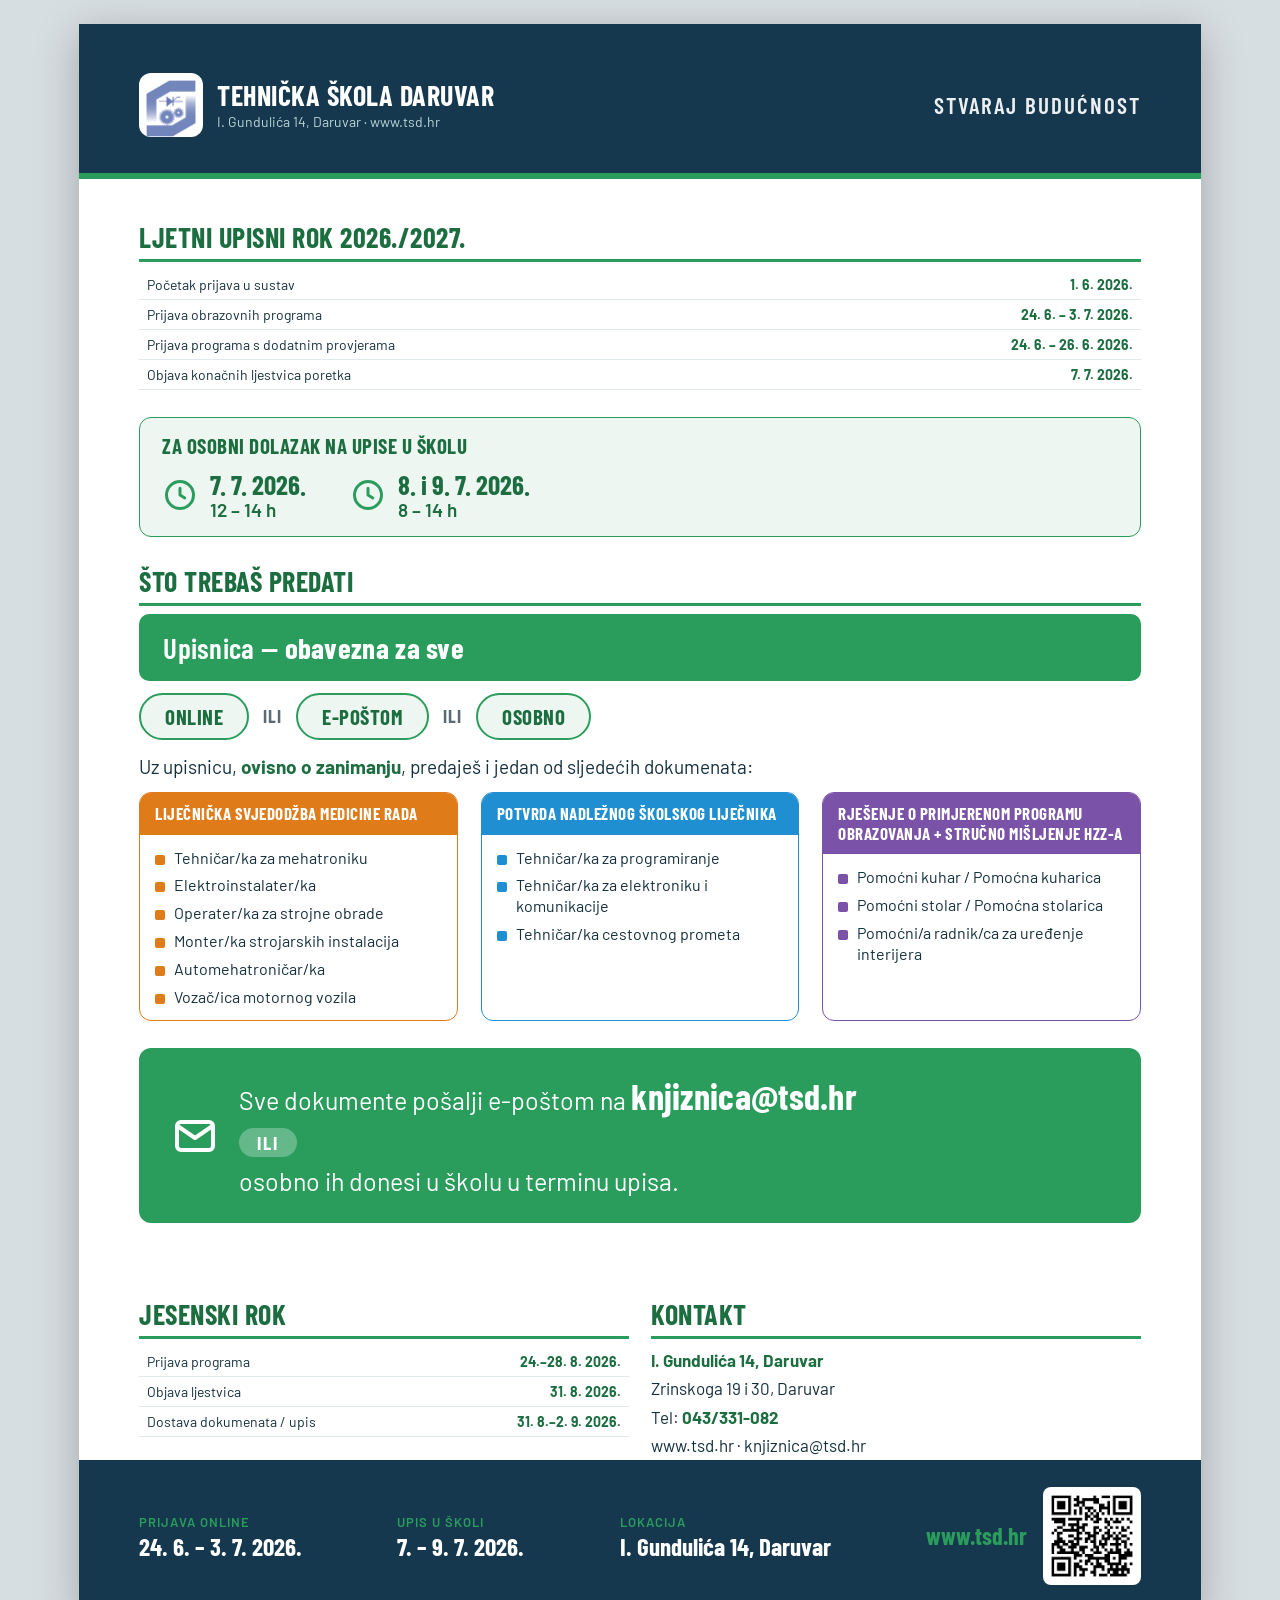
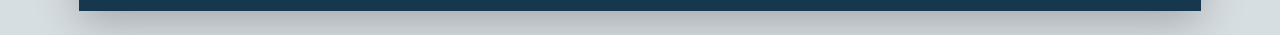
<file: upisi-2026.html>
<!DOCTYPE html>
<html lang="hr">
<head>
<meta charset="UTF-8">
<meta name="viewport" content="width=device-width, initial-scale=1.0">
<title>Upisi 2026.</title>
<link rel="stylesheet" href="style.css">
</head>
<body>
<div id="root"></div>
<script src="data.js"></script>
<script src="render.js"></script>
<script>renderUpisi();</script>
</body>
</html>
</file>
<file: style.css>
/* ===== Plakati za upis – Tehnička škola Daruvar ===== */
@import url('https://fonts.googleapis.com/css2?family=Barlow+Condensed:wght@500;600;700&family=Barlow:wght@400;500;600;700&display=swap');

:root{
  --navy:#16384f; --ink:#15303d; --muted:#5a6b76; --line:#e1e8ec; --paper:#fff;
  --accent:#1f8fd1; --dark:#13567f;
}
*{margin:0;padding:0;box-sizing:border-box}
body{background:#d7dee2;font-family:'Barlow',system-ui,sans-serif;color:var(--ink);
  display:flex;flex-wrap:wrap;gap:24px;justify-content:center;padding:24px}

/* A3 portret 297 x 420 mm (zadano, za tisak) */
.poster{width:297mm;height:420mm;background:var(--paper);position:relative;
  overflow:hidden;display:flex;flex-direction:column;box-shadow:0 10px 40px rgba(0,0,0,.25)}

/* Formati za društvene mreže (px) */
.poster.kvadrat{width:1080px;height:1080px}    /* 1:1  – Facebook / Instagram feed */
.poster.portret{width:1080px;height:1350px}    /* 4:5  – Instagram feed (portret) */
.poster.story{width:1080px;height:1920px}       /* 9:16 – Stories / Reels */

/* ---- Zaglavlje ---- */
.head{background:var(--navy);color:#fff;padding:13mm 16mm 11mm;display:flex;
  align-items:center;justify-content:space-between;position:relative}
.head::after{content:"";position:absolute;left:0;right:0;bottom:0;height:6px;background:var(--accent)}
.head .school{display:flex;align-items:center;gap:14px}
.head .logo{width:64px;height:64px;border-radius:12px;background:#fff;
  display:grid;place-items:center;padding:7px;overflow:hidden}
.head .logo img{width:100%;height:100%;object-fit:contain;display:block}
.head .school b{font-family:'Barlow Condensed';font-weight:700;font-size:28px;letter-spacing:.5px;text-transform:uppercase;line-height:1}
.head .school span{display:block;font-size:14px;color:#b9d6d7;margin-top:4px}
.head .slogan{font-family:'Barlow Condensed';font-weight:600;font-size:23px;color:#fff;
  text-transform:uppercase;letter-spacing:2px;opacity:.92}

/* ---- Hero (individualni) ---- */
/* flex:1 -> slika upija sav višak prostora umjesto bijele praznine */
.hero{flex:1;min-height:24%;background:linear-gradient(135deg,var(--accent),var(--dark));position:relative;overflow:hidden}
.hero img{width:100%;height:100%;object-fit:cover;display:block;position:relative;z-index:1}
.hero .placeholder{position:absolute;inset:0;z-index:0;display:grid;place-items:center;text-align:center;
  color:rgba(255,255,255,.92);font-family:'Barlow Condensed';font-size:22px;letter-spacing:1px;padding:0 30px}
.badges{position:absolute;z-index:2;top:9mm;right:12mm;display:flex;flex-direction:column;gap:12px}
.badge{width:108px;height:108px;border-radius:50%;background:rgba(255,255,255,.95);color:var(--dark);
  display:grid;place-items:center;text-align:center;box-shadow:0 6px 18px rgba(0,0,0,.2)}
.badge b{font-family:'Barlow Condensed';font-weight:700;font-size:42px;line-height:.9;display:block}
.badge span{font-size:13px;text-transform:uppercase;letter-spacing:.5px;color:var(--muted)}
.titlewrap{position:absolute;z-index:2;left:0;bottom:0;width:100%;padding:0 16mm 8mm;
  background:linear-gradient(transparent,rgba(0,0,0,.6))}
.sector{display:inline-block;background:var(--accent);color:#fff;font-weight:600;font-size:19px;
  text-transform:uppercase;letter-spacing:1px;padding:8px 20px;border-radius:20px;margin-bottom:11px}
.title{font-family:'Barlow Condensed';font-weight:700;font-size:72px;line-height:.98;color:#fff;
  text-shadow:0 2px 10px rgba(0,0,0,.45)}

/* ---- Tijelo ---- */
.body{padding:10mm 16mm;display:flex;flex-direction:column;gap:8mm}
.section-title{font-family:'Barlow Condensed';font-weight:700;font-size:39px;color:var(--dark);
  text-transform:uppercase;letter-spacing:1px;display:flex;align-items:center;gap:12px}
.section-title::before{content:"";width:36px;height:6px;background:var(--accent);border-radius:2px}
.tasks{list-style:none;display:grid;grid-template-columns:1fr 1fr;gap:14px 30px;margin-top:13px}
.tasks li{font-size:25px;line-height:1.32;padding-left:33px;position:relative}
.tasks li::before{content:"";position:absolute;left:0;top:9px;width:16px;height:16px;border-radius:3px;background:var(--accent)}
.docs{background:#f4f8f9;border-left:8px solid var(--accent);padding:20px 26px;border-radius:8px}
.docs .section-title{font-size:30px;margin-bottom:8px}
.docs p{font-size:23px;line-height:1.45}
.uvjeti{display:flex;flex-direction:column;gap:8px;margin-top:2px}
.u-row{font-size:20px;line-height:1.35;color:var(--ink)}
.u-row b{color:var(--dark)}

/* ---- Tanka traka s upisom ---- */
.strip{margin-top:auto;background:var(--navy);color:#fff;padding:7mm 16mm;
  display:flex;justify-content:space-between;align-items:center;gap:18px;flex-wrap:wrap}
.strip .item{font-size:16.5px;line-height:1.25}
.strip .item b{display:block;font-family:'Barlow Condensed';font-weight:700;font-size:25px;color:#fff}
.strip .item small{color:var(--accent);text-transform:uppercase;letter-spacing:1px;font-size:13px;font-weight:600}
.strip .web{font-family:'Barlow Condensed';font-weight:700;font-size:24px;color:var(--accent)}
.strip-right{display:flex;align-items:center;gap:16px}
.strip-qr{background:#fff;padding:6px;border-radius:8px;line-height:0}
.strip-qr img{width:86px;height:86px;display:block}

/* ---- Bogati footer single plakata ---- */
.pfoot{margin-top:auto;background:var(--navy);color:#fff;padding:6mm 15mm;
  display:flex;align-items:center;justify-content:space-between;gap:22px}
.pf-cols{display:grid;grid-template-columns:repeat(4,1fr);gap:4px 26px;flex:1}
.pf-item{display:flex;flex-direction:column;gap:3px}
.pf-item h5{font-family:'Barlow Condensed';font-weight:600;font-size:15px;text-transform:uppercase;
  letter-spacing:1.2px;color:var(--accent);margin-bottom:4px}
.pf-item .big{font-family:'Barlow Condensed';font-weight:700;font-size:21px;line-height:1.05}
.pf-item .row2{font-size:15px;line-height:1.4;color:#dbe6ec}
.pf-item .row2 b{color:#fff;font-weight:700}
.pf-item a{font-size:15px;color:#9ed0ff;font-weight:600;text-decoration:underline;word-break:break-word}
.pf-qr{flex:none;display:flex;flex-direction:column;align-items:center;gap:5px;
  background:#fff;padding:8px 8px 6px;border-radius:10px}
.pf-qr img{width:98px;height:98px;display:block}
.pf-qr span{font-size:11px;color:var(--navy);font-weight:700;text-transform:uppercase;
  text-align:center;line-height:1.1;letter-spacing:.5px}

/* kvadratni single-plakat ima puno sadržaja -> zbijenije da sve stane */
.poster.kvadrat .hero{min-height:0}
.poster.kvadrat .body{padding:7mm 16mm;gap:5mm}
.poster.kvadrat .section-title{font-size:31px}
.poster.kvadrat .tasks{gap:9px 26px;margin-top:9px}
.poster.kvadrat .tasks li{font-size:21px;padding-left:28px}
.poster.kvadrat .tasks li::before{width:13px;height:13px;top:8px}
.poster.kvadrat .docs{padding:13px 20px}
.poster.kvadrat .docs .section-title{font-size:25px}
.poster.kvadrat .u-row{font-size:17px}
.poster.kvadrat .pfoot{padding:5mm 14mm}
.poster.kvadrat .pf-item .big{font-size:19px}
.poster.kvadrat .pf-item .row2,.poster.kvadrat .pf-item a{font-size:13.5px}
.poster.kvadrat .pf-qr img{width:86px;height:86px}

/* ---- Sektorski / razinski plakat ---- */
.cover{flex:1;padding:14mm 16mm 0;display:flex;flex-direction:column}
.cover .lead{font-family:'Barlow Condensed';font-weight:700;font-size:46px;line-height:1;color:var(--dark);text-transform:uppercase}
.cover .sub{font-size:17px;color:var(--muted);margin:8px 0 4px}
.zgrid{margin-top:10mm;display:grid;grid-template-columns:1fr 1fr;gap:8mm;flex:1}
.zgrid.one{grid-template-columns:1fr}
.zcard{border:1px solid var(--line);border-radius:14px;overflow:hidden;display:flex;flex-direction:column;background:#fff}
.zcard .pic{height:46mm;background:linear-gradient(135deg,var(--accent),var(--dark));position:relative}
.zcard .pic img{width:100%;height:100%;object-fit:cover}
.zcard .pic .yr{position:absolute;top:10px;right:10px;background:rgba(255,255,255,.95);color:var(--dark);
  font-family:'Barlow Condensed';font-weight:700;font-size:14px;padding:3px 10px;border-radius:14px}
.zcard .txt{padding:12px 16px 16px}
.zcard .txt h3{font-family:'Barlow Condensed';font-weight:700;font-size:23px;line-height:1.02;color:var(--ink)}
.zcard .txt ul{list-style:none;margin-top:7px;display:flex;flex-direction:column;gap:3px}
.zcard .txt li{font-size:13.5px;line-height:1.3;padding-left:18px;position:relative;color:#37505d}
.zcard .txt li::before{content:"";position:absolute;left:0;top:6px;width:8px;height:8px;border-radius:2px;background:var(--accent)}

/* ---- UPISI plakat ---- */
.up{flex:1;padding:11mm 16mm 0;display:flex;flex-direction:column;gap:7mm;overflow:hidden}
.up h2{font-family:'Barlow Condensed';font-weight:700;font-size:28px;color:var(--dark);
  text-transform:uppercase;letter-spacing:.5px;border-bottom:3px solid var(--accent);padding-bottom:5px;margin-bottom:8px}
table{width:100%;border-collapse:collapse;font-size:14px}
table.rok td{padding:6px 8px;border-bottom:1px solid var(--line);vertical-align:top}
table.rok td.d{white-space:nowrap;font-weight:700;color:var(--dark);text-align:right;width:38mm}
.cols{display:grid;grid-template-columns:1fr 1fr;gap:6mm}
.docbox{font-size:13px;line-height:1.4}
.docbox b{color:var(--dark)}
.note{font-size:12.5px;color:var(--muted);line-height:1.4}

/* istaknuti e-mail */
.mailbar{display:flex;align-items:center;gap:20px;flex-wrap:wrap;background:var(--accent);
  color:#fff;border-radius:12px;padding:24px 32px}
.mailbar .lbl{font-size:14px;text-transform:uppercase;letter-spacing:1px;opacity:.92}
.mailbar .mail{font-family:'Barlow Condensed';font-weight:700;font-size:34px;letter-spacing:.5px}
.mailbar .alt{font-size:14px;opacity:.92}
.mailbar p{margin:0;font-size:25px;line-height:1.35}
.mailbar p b{font-family:'Barlow Condensed';font-weight:700;font-size:36px;letter-spacing:.3px}
.mailbar .menv{width:48px;height:48px;flex:none;color:#fff}
.mailbar .menv rect,.mailbar .menv path{fill:none;stroke:currentColor;stroke-width:2;stroke-linecap:round;stroke-linejoin:round}
.tnote{font-size:12px;color:var(--muted);font-weight:600}

/* istaknuti termin upisa (sa satom) */
.termini{background:#eef6f1;border:1.5px solid var(--accent);border-radius:12px;padding:15px 22px}
.termini .th{font-family:'Barlow Condensed';font-weight:700;font-size:21px;color:var(--dark);
  text-transform:uppercase;letter-spacing:.5px;margin-bottom:12px}
.termini .trows{display:flex;gap:44px;flex-wrap:wrap}
.trow{display:flex;align-items:center;gap:12px}
.ico{width:36px;height:36px;flex:none;color:var(--accent)}
.ico circle,.ico path{fill:none;stroke:currentColor;stroke-width:2;stroke-linecap:round;stroke-linejoin:round}
.trow b{display:block;font-family:'Barlow Condensed';font-weight:700;font-size:27px;color:var(--dark);line-height:1.05}
.trow span{font-size:19px;color:var(--dark);font-weight:600}

/* Upisnica + podnaslov */
.upisnica{background:var(--accent);color:#fff;border-radius:10px;padding:16px 24px;
  font-family:'Barlow Condensed';font-weight:600;font-size:29px;letter-spacing:.3px}
.upisnica b{font-weight:700}
.subline{font-size:19px;line-height:1.4;color:var(--ink);margin:14px 0 12px}
.subline b{color:var(--dark)}
/* tri ILI opcije za upisnicu */
.opcije{display:flex;align-items:center;gap:14px;flex-wrap:wrap;margin-top:12px}
.opcije span{background:#eef6f1;border:2px solid var(--accent);color:var(--dark);
  font-family:'Barlow Condensed';font-weight:700;font-size:21px;padding:9px 24px;border-radius:26px;
  text-transform:uppercase;letter-spacing:.5px}
.opcije i{font-style:normal;font-family:'Barlow Condensed';font-weight:700;color:var(--muted);
  font-size:18px;text-transform:uppercase;letter-spacing:1px}
/* zelena traka: dvije opcije s razdjelnikom ILI u novom redu */
.mailbar .mb-opcije{display:flex;flex-direction:column;gap:8px}
.mailbar .mb-opcije p{margin:0}
.mailbar .ili{align-self:flex-start;font-family:'Barlow Condensed';font-weight:700;font-size:19px;
  background:rgba(255,255,255,.28);padding:3px 18px;border-radius:16px;text-transform:uppercase;letter-spacing:2px}

/* kontakt (veći) + zadnji blok do dna */
.kontakt{font-size:17px;line-height:1.55}
.kontakt p{margin-bottom:2px}
.kontakt b{color:var(--dark)}
.cols-end{margin-top:auto}

/* "Što trebaš predati" – 3 istaknute kartice s pozadinskim brojem */
.predaj{display:grid;grid-template-columns:repeat(3,1fr);gap:6mm}
.pcard{position:relative;overflow:hidden;background:#f4f8f9;border-top:5px solid var(--accent);
  border-radius:12px;padding:14px 16px 16px}
.pcard .bignum{position:absolute;right:6px;top:-14px;font-family:'Barlow Condensed';font-weight:700;
  font-size:100px;color:var(--accent);opacity:.13;line-height:1}
.pcard h4{font-family:'Barlow Condensed';font-weight:700;font-size:18px;color:var(--dark);
  line-height:1.1;margin-bottom:5px;position:relative}
.pcard p{font-size:13px;line-height:1.4;position:relative}
.pcard .ways{list-style:none;margin-top:7px;display:flex;flex-direction:column;gap:3px;position:relative}
.pcard .ways li{font-size:12.5px;line-height:1.3;padding-left:16px;position:relative}
.pcard .ways li::before{content:"›";position:absolute;left:2px;color:var(--accent);font-weight:700}
.pcard b{color:var(--dark)}

/* liječnički grupiran po dokumentu */
.docgroups{display:grid;grid-template-columns:repeat(3,1fr);gap:6mm}
.dgroup{border:1.5px solid var(--g);border-radius:12px;overflow:hidden}
.dgroup h5{background:var(--g);color:#fff;padding:11px 15px;font-family:'Barlow Condensed';
  font-weight:700;font-size:17px;line-height:1.15;text-transform:uppercase;letter-spacing:.5px}
.dgroup ul{list-style:none;padding:13px 15px;display:flex;flex-direction:column;gap:7px}
.dgroup li{font-size:16px;line-height:1.3;padding-left:19px;position:relative}
.dgroup li::before{content:"";position:absolute;left:0;top:7px;width:10px;height:10px;border-radius:2px;background:var(--g)}

/* umanjeni kvadratni UPISI plakat */
.upisi-kv .ukv-body{flex:1;padding:34px 42px;display:flex;flex-direction:column;
  justify-content:space-between;gap:18px;overflow:hidden}
.ukv-title{font-family:'Barlow Condensed';font-weight:600;font-size:30px;color:var(--muted);
  text-transform:uppercase;letter-spacing:2px}
.ukv-title b{color:var(--accent);font-weight:700}
.upisi-kv .mailbar{padding:12px 20px}
.upisi-kv .mailbar .mail{font-size:32px}
.ukv-rok{display:grid;grid-template-columns:1fr 1fr;gap:16px}
.ukv-rok>div{background:#f4f8f9;border-radius:10px;padding:13px 16px;border-left:5px solid var(--accent)}
.ukv-rok span{font-size:13px;text-transform:uppercase;letter-spacing:.5px;color:var(--muted);font-weight:600}
.ukv-rok b{display:block;font-family:'Barlow Condensed';font-weight:700;font-size:25px;color:var(--dark);line-height:1.05;margin:3px 0}
.ukv-rok small{font-size:13.5px;color:var(--ink)}
.ukv-docs .h{font-family:'Barlow Condensed';font-weight:700;font-size:25px;color:var(--accent);
  text-transform:uppercase;letter-spacing:1px;margin-bottom:10px}
.ukv-docs span{display:block;font-size:18px;line-height:1.4;margin-bottom:7px;color:var(--ink)}
.ukv-docs b{color:var(--accent)}
.ukv-foot{border-top:2px solid var(--line);padding-top:16px;display:flex;
  align-items:center;justify-content:space-between;gap:16px;
  font-family:'Barlow Condensed';font-weight:600;font-size:20px;color:var(--navy);line-height:1.3}
.upisi-kv .kf-qr{flex:none;display:flex;flex-direction:column;align-items:center;gap:4px}
.upisi-kv .kf-qr img{width:92px;height:92px;display:block}
.upisi-kv .kf-qr span{font-family:'Barlow';font-weight:700;font-size:13px;color:var(--muted);
  text-transform:uppercase;text-align:center;line-height:1.1;letter-spacing:.5px}

/* kvadrat: ikone sata + skupine dokumenata (kao na A3), ravnomjerno raspoređeno */
.upisi-kv .ukv-body{justify-content:space-between;gap:16px}
.ukv-upis .trows{display:flex;flex-direction:column;gap:6px;margin-top:6px}
.ukv-upis .ico{width:26px;height:26px}
.ukv-upis .trow b{font-size:19px}
.ukv-upis .trow span{font-size:15px;font-weight:600;color:var(--dark)}
.upisi-kv .upisnica{font-size:21px;padding:11px 18px}
.upisi-kv .subline{font-size:14.5px;margin:10px 0 10px}
.upisi-kv .docgroups{gap:12px}
.upisi-kv .dgroup h5{font-size:14px;padding:8px 12px;letter-spacing:.3px}
.upisi-kv .dgroup ul{padding:10px 12px;gap:5px}
.upisi-kv .dgroup li{font-size:13px;line-height:1.3;padding-left:15px}
.upisi-kv .dgroup li::before{width:8px;height:8px;top:6px}
.upisi-kv .mailbar{padding:13px 20px}
.upisi-kv .mailbar p{font-size:16px;line-height:1.3}
.upisi-kv .mailbar p b{font-size:21px}
.upisi-kv .mailbar .menv{width:30px;height:30px}

/* 9:16 upisi (TikTok): veći tekst, dokument-skupine jedna ispod druge */
.poster.story.upisi-kv .ukv-body{justify-content:center;gap:30px;padding-bottom:200px}
.poster.story.upisi-kv .ukv-rok span{font-size:16px}
.poster.story.upisi-kv .ukv-rok b{font-size:34px}
.poster.story.upisi-kv .ukv-rok small{font-size:17px}
.poster.story.upisi-kv .ukv-upis .trow b{font-size:26px}
.poster.story.upisi-kv .ukv-upis .trow span{font-size:20px}
.poster.story.upisi-kv .ukv-upis .ico{width:34px;height:34px}
.poster.story.upisi-kv .upisnica{font-size:30px;padding:16px 24px}
.poster.story.upisi-kv .subline{font-size:20px;margin:12px 0}
.poster.story.upisi-kv .docgroups{grid-template-columns:1fr;gap:14px}
.poster.story.upisi-kv .dgroup h5{font-size:19px;padding:11px 18px}
.poster.story.upisi-kv .dgroup ul{display:grid;grid-template-columns:1fr 1fr;gap:8px 24px;padding:14px 18px}
.poster.story.upisi-kv .dgroup li{font-size:19px;padding-left:18px;line-height:1.3}
.poster.story.upisi-kv .dgroup li::before{width:9px;height:9px;top:7px}
.poster.story.upisi-kv .mailbar p{font-size:22px}
.poster.story.upisi-kv .mailbar p b{font-size:32px}
.poster.story.upisi-kv .mailbar .menv{width:38px;height:38px}
.poster.story.upisi-kv .ukv-foot{font-size:25px}
.poster.story.upisi-kv .kf-qr img{width:112px;height:112px}

/* ---- Index (samo ekran) ---- */
.index{width:100%;max-width:1100px;background:#fff;border-radius:16px;padding:34px 40px;box-shadow:0 10px 40px rgba(0,0,0,.18)}
.index h1{font-family:'Barlow Condensed';font-size:34px;color:var(--navy);text-transform:uppercase}
.index p{color:var(--muted);margin:8px 0 22px;line-height:1.5}
.index h2{font-family:'Barlow Condensed';font-size:20px;color:#2a9d5c;margin:22px 0 10px;text-transform:uppercase;letter-spacing:1px}
.links{display:grid;grid-template-columns:repeat(auto-fill,minmax(220px,1fr));gap:10px}
.links a{display:block;padding:12px 16px;border:1px solid var(--line);border-radius:10px;text-decoration:none;
  color:var(--ink);font-weight:600;transition:.15s}
.links a:hover{border-color:var(--accent);background:#f4f9fc;color:var(--dark)}
.links a span{display:block;font-size:12px;color:var(--muted);font-weight:400;margin-top:2px}

/* ===== Javna stranica za web škole (pregled.html) ===== */
body.site{display:block;background:#eef2f4;padding:0}
.site-head{background:var(--navy);color:#fff;padding:22px clamp(16px,4vw,48px);
  display:flex;align-items:center;gap:16px;border-bottom:6px solid #2a9d5c}
.site-head .logo{width:58px;height:58px;border-radius:12px;background:#fff;padding:7px;flex:none}
.site-head .logo img{width:100%;height:100%;object-fit:contain}
.site-head h1{font-family:'Barlow Condensed';font-weight:700;font-size:clamp(22px,3.4vw,32px);
  text-transform:uppercase;line-height:1.05;letter-spacing:.5px}
.site-head p{font-size:13.5px;color:#b9d6d7;margin-top:3px}
.site-head .sl{margin-left:auto;font-family:'Barlow Condensed';font-weight:600;font-size:20px;
  letter-spacing:2px;text-transform:uppercase;opacity:.9}
@media(max-width:640px){.site-head .sl{display:none}}

.wrap{max-width:1200px;margin:0 auto;padding:clamp(18px,3vw,34px)}
.upis-cta{display:inline-flex;align-items:center;gap:8px;background:#2a9d5c;color:#fff;
  text-decoration:none;font-weight:700;font-size:16.5px;padding:14px 26px;border-radius:10px;
  margin-bottom:22px;box-shadow:0 4px 14px rgba(42,157,92,.3);transition:.15s}
.upis-cta:hover{background:#23864e;transform:translateY(-2px)}
.filters{display:flex;flex-direction:column;gap:14px;margin-bottom:26px}
.filters .row{display:flex;flex-wrap:wrap;gap:8px;align-items:center}
.filters .lab{font-family:'Barlow Condensed';font-weight:700;text-transform:uppercase;
  letter-spacing:1px;color:var(--muted);font-size:13px;width:96px;flex:none}
.chip{border:1.5px solid var(--line);background:#fff;color:var(--ink);border-radius:22px;
  padding:7px 16px;font-size:14px;font-weight:600;cursor:pointer;transition:.15s;font-family:'Barlow'}
.chip:hover{border-color:#9fb4c0}
.chip.on{background:var(--navy);border-color:var(--navy);color:#fff}
.chip.on::before{content:"✓ ";font-weight:700}
.chip.sek.on{background:var(--c,var(--navy));border-color:var(--c,var(--navy));color:#fff}

.filters .hint{font-size:14px;color:var(--muted);margin-bottom:2px}
.rescount{font-family:'Barlow Condensed';font-weight:600;color:var(--navy);font-size:18px;
  margin-bottom:18px;text-transform:uppercase;letter-spacing:.5px}
.rescount a{color:var(--c,#2a9d5c);margin-left:10px;text-decoration:none;border-bottom:1px dashed}
.rescount a:hover{opacity:.8}

.grid{display:grid;grid-template-columns:repeat(auto-fill,minmax(270px,1fr));gap:20px}
.card{background:#fff;border-radius:16px;overflow:hidden;box-shadow:0 4px 18px rgba(20,48,61,.08);
  display:flex;flex-direction:column;transition:.18s;border-top:5px solid var(--c)}
.card:hover{transform:translateY(-3px);box-shadow:0 10px 26px rgba(20,48,61,.16)}
.card .pic{height:190px;background:linear-gradient(135deg,var(--c),#0003);position:relative}
.card .pic img{width:100%;height:100%;object-fit:cover}
.card .pic .yr{position:absolute;top:10px;right:10px;background:rgba(255,255,255,.95);color:#15303d;
  font-family:'Barlow Condensed';font-weight:700;font-size:13px;padding:3px 11px;border-radius:14px}
.card .c-body{padding:14px 16px 18px;display:flex;flex-direction:column;gap:8px;flex:1}
.card .sek{font-size:11.5px;font-weight:700;text-transform:uppercase;letter-spacing:.6px;color:var(--c)}
.card h3{font-family:'Barlow Condensed';font-weight:700;font-size:21px;line-height:1.05;color:var(--ink)}
.card .one{font-size:13.5px;color:#48606c;line-height:1.35;flex:1}
.card .acts{display:flex;justify-content:flex-end;margin-top:6px}
.card .acts a{text-decoration:none;font-weight:600;font-size:13.5px;
  padding:9px 18px;border-radius:9px;transition:.15s}
.card .acts .prim{background:var(--c);color:#fff}
.card .acts .prim:hover{filter:brightness(1.08)}
.empty{text-align:center;color:var(--muted);padding:40px;font-size:16px;grid-column:1/-1}

/* ===== Kartica za izvoz (CapCut / društvene mreže) 1080x1350 ===== */
body.export{margin:0;padding:0;background:#fff;display:block}
.kartica{width:1080px;height:1350px;background:#fff;display:flex;flex-direction:column;
  overflow:hidden;border-top:16px solid var(--c);--accent:var(--c)}
.kartica.kv{height:1080px}            /* 1:1 za Facebook / Instagram feed */
.kartica.story{height:1920px}         /* 9:16 za TikTok / Reels / Stories */
.kartica .pic{height:620px;position:relative;background:linear-gradient(135deg,var(--c),#0006);overflow:hidden}
.kartica.kv .pic{height:380px}
.kartica.story .pic{height:1020px}
.kartica.story .k-body{padding:38px 48px 230px}  /* donji prostor = TikTok sučelje (opis/gumbi) */
.kartica.story li{font-size:31px}
.kartica.story .k-uvjeti .u-row{font-size:22px}
.kartica.story .kf-info span{font-size:20px}
.kartica .pic img{width:100%;height:100%;object-fit:cover;position:relative;z-index:1}
.kartica .brand{position:absolute;z-index:2;top:26px;left:26px;display:flex;align-items:center;gap:12px;
  background:rgba(255,255,255,.94);padding:8px 18px 8px 8px;border-radius:16px}
.kartica .brand img{width:48px;height:48px;object-fit:contain}
.kartica .brand b{font-family:'Barlow Condensed';font-weight:700;font-size:21px;text-transform:uppercase;color:var(--navy);line-height:1}
.kartica .yr{position:absolute;z-index:2;top:26px;right:26px;background:rgba(255,255,255,.94);color:var(--c);
  font-family:'Barlow Condensed';font-weight:700;font-size:20px;padding:8px 18px;border-radius:18px}
.kartica .ttl{position:absolute;z-index:2;left:0;bottom:0;width:100%;padding:0 44px 28px;
  background:linear-gradient(transparent,rgba(0,0,0,.62))}
.kartica .ttl .sek{display:inline-block;background:var(--c);color:#fff;font-weight:600;font-size:20px;
  text-transform:uppercase;letter-spacing:1px;padding:7px 18px;border-radius:20px;margin-bottom:12px}
.kartica .ttl h2{font-family:'Barlow Condensed';font-weight:700;font-size:66px;line-height:.98;color:#fff;
  text-shadow:0 2px 12px rgba(0,0,0,.5)}
.kartica .k-body{flex:1;padding:32px 46px;display:flex;flex-direction:column;gap:20px}
.kartica .k-body .h{font-family:'Barlow Condensed';font-weight:700;font-size:33px;color:var(--c);
  text-transform:uppercase;letter-spacing:1px;display:flex;align-items:center;gap:14px}
.kartica .k-body .h::before{content:"";width:36px;height:6px;background:var(--c);border-radius:3px}
.kartica ul{list-style:none;display:flex;flex-direction:column;gap:12px}
.kartica li{font-size:27px;line-height:1.28;padding-left:40px;position:relative;color:var(--ink)}
.kartica li::before{content:"";position:absolute;left:0;top:9px;width:19px;height:19px;border-radius:4px;background:var(--c)}
.kartica .k-uvjeti{background:#f4f8f9;border-left:8px solid var(--c);border-radius:10px;padding:18px 24px}
.kartica .k-uvjeti .h{font-size:27px;margin-bottom:8px}
.kartica .k-uvjeti .u-row{font-size:21px}
.kartica .k-foot{margin-top:auto;border-top:2px solid var(--line);padding-top:16px;
  display:flex;align-items:center;justify-content:space-between;gap:18px}
.kartica .kf-info{display:flex;flex-direction:column;gap:6px;flex:1}
.kartica .kf-info span{font-size:18px;line-height:1.3;color:var(--ink)}
.kartica .kf-info span b{color:var(--c);font-weight:700}
.kartica .kf-qr{flex:none;display:flex;flex-direction:column;align-items:center;gap:4px}
.kartica .kf-qr img{width:92px;height:92px;display:block}
.kartica .kf-qr span{font-family:'Barlow';font-weight:700;font-size:13px;color:var(--muted);
  line-height:1.1;text-transform:uppercase;letter-spacing:.5px;text-align:center}

/* ===== Naslovna (cover) kvadratna slika ===== */
.naslovna{background:radial-gradient(circle at 72% 18%, #1f5878 0%, var(--navy) 58%);
  color:#fff;display:flex;flex-direction:column;align-items:center;justify-content:center;
  text-align:center;padding:80px 70px;position:relative;overflow:hidden}
.naslovna::after{content:"";position:absolute;left:0;right:0;bottom:0;height:16px;background:#2bb673}
.naslovna .nas-logo{width:152px;height:152px;background:#fff;border-radius:30px;display:grid;
  place-items:center;padding:22px;margin-bottom:28px;box-shadow:0 14px 44px rgba(0,0,0,.32)}
.naslovna .nas-logo img{width:100%;height:100%;object-fit:contain}
.naslovna .nas-school{font-family:'Barlow Condensed';font-weight:700;font-size:33px;
  text-transform:uppercase;letter-spacing:4px;color:#a9cdd6;margin-bottom:18px}
.naslovna .nas-title{font-family:'Barlow Condensed';font-weight:700;font-size:108px;line-height:.9;
  text-transform:uppercase;letter-spacing:1px}
.naslovna .nas-title span{color:#2bb673;display:inline-block;margin-top:4px}
.naslovna .nas-hook{font-size:30px;line-height:1.32;color:#eaf3f6;margin-top:26px;max-width:780px}
.naslovna .nas-stats{margin-top:24px;font-family:'Barlow Condensed';font-weight:600;font-size:25px;
  letter-spacing:1.5px;text-transform:uppercase;color:#2bb673}
.naslovna .nas-foot{position:absolute;left:0;right:0;bottom:40px;padding:0 64px;display:flex;
  justify-content:space-between;font-family:'Barlow Condensed';font-weight:600;font-size:21px;
  letter-spacing:2px;text-transform:uppercase;color:#9fb8c4}
/* 9:16 naslovna: veći naslov + foot iznad TikTok sučelja */
.naslovna.story{justify-content:flex-start;padding-top:230px}
.naslovna.story .nas-title{font-size:132px}
.naslovna.story .nas-hook{font-size:34px;max-width:840px}
.naslovna.story .nas-stats{font-size:28px}
.naslovna.story .nas-foot{bottom:230px}

@media print{
  body{background:#fff;padding:0;gap:0;display:block}
  /* poništi skaliranje s ekrana – tisak je uvijek pun A3 */
  #root{width:auto!important;height:auto!important;overflow:visible!important;margin:0!important}
  .poster{box-shadow:none;page-break-after:always;transform:none!important}
  .index{display:none}
  @page{size:A3 portrait;margin:0}
}

/* ---- Promotivni plakat (v=promo): bez rokova i kvota tekuće godine ---- */
.poster.promo .titlewrap{padding:0 16mm 10mm;background:linear-gradient(transparent,rgba(0,0,0,.72))}
.section-title .godine{color:var(--muted);font-weight:600}
.poster.promo .body{padding:11mm 16mm 10mm;gap:9mm}
.p-cols{display:grid;grid-template-columns:1fr 1fr;gap:20px;margin-top:14px}
.p-card{background:#f4f8f9;border-top:6px solid var(--accent);border-radius:8px;padding:18px 24px 20px}
.p-card h4{font-family:'Barlow Condensed';font-weight:700;font-size:28px;color:var(--dark);
  text-transform:uppercase;letter-spacing:.5px;margin-bottom:6px}
.p-card p{font-size:23px;line-height:1.38}
.vazno{font-size:20px;line-height:1.4;color:var(--muted);border-left:6px solid var(--accent);padding:4px 0 4px 18px}
.vazno b{color:var(--dark)}
.endbar{height:5mm;background:var(--accent)}

/* ---- A4 (f=a4): isti A3 raspored umanjen na A4 (210/297 = 0.7071) ---- */
.poster.a4{zoom:.7071;page:a4}
@page a4{size:A4 portrait;margin:0}
</file>
